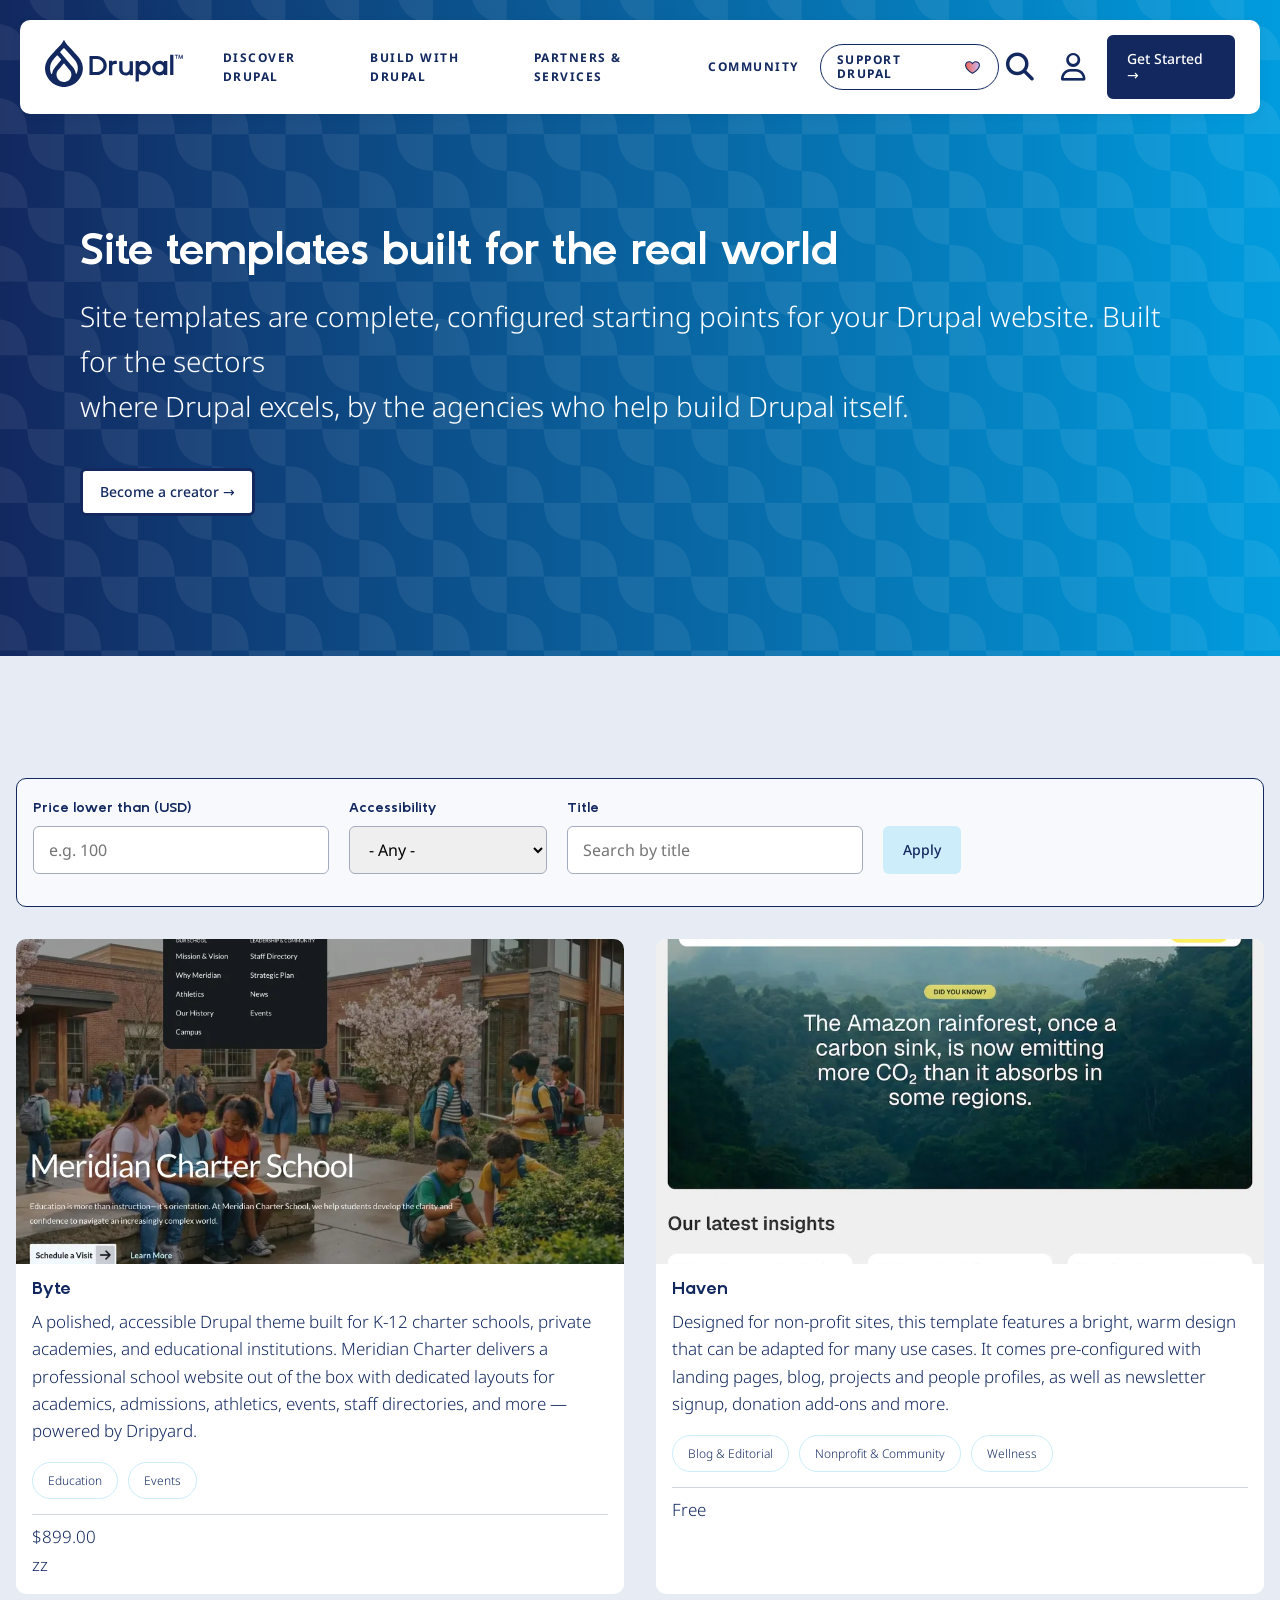
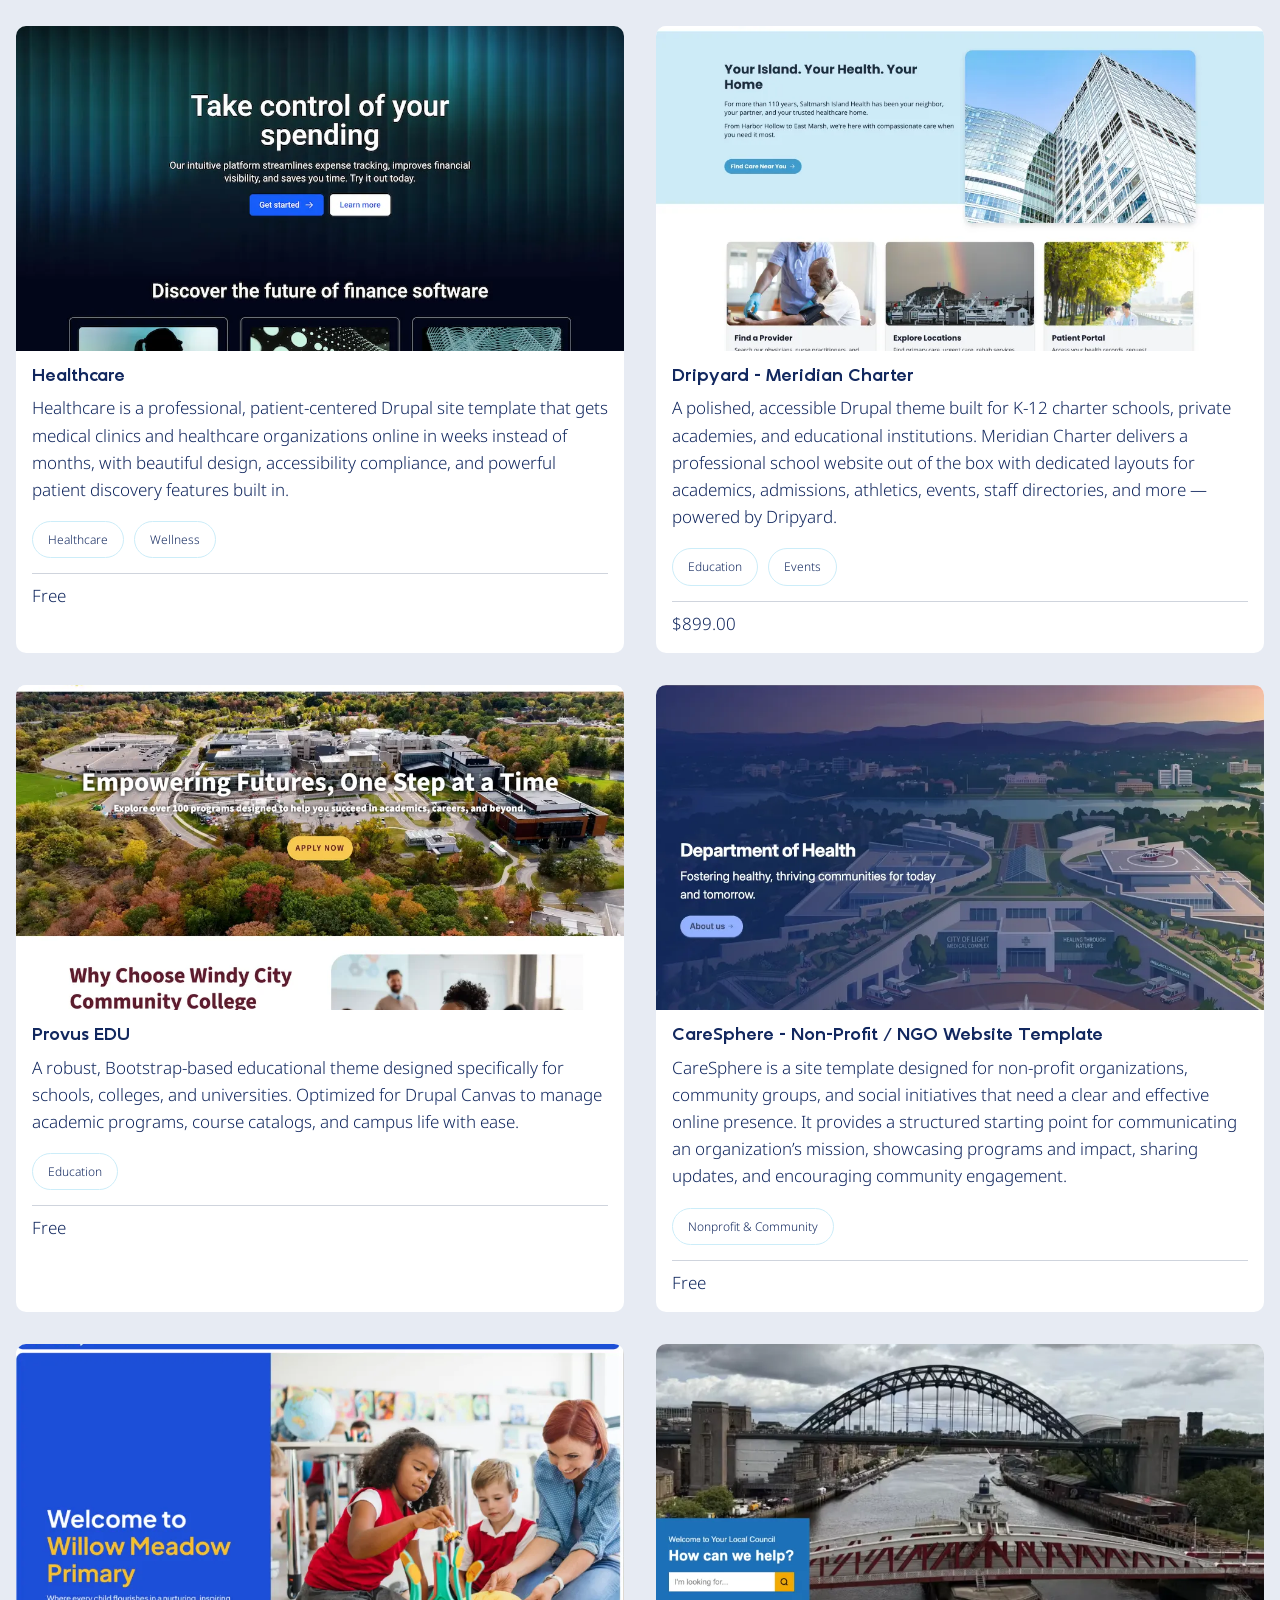
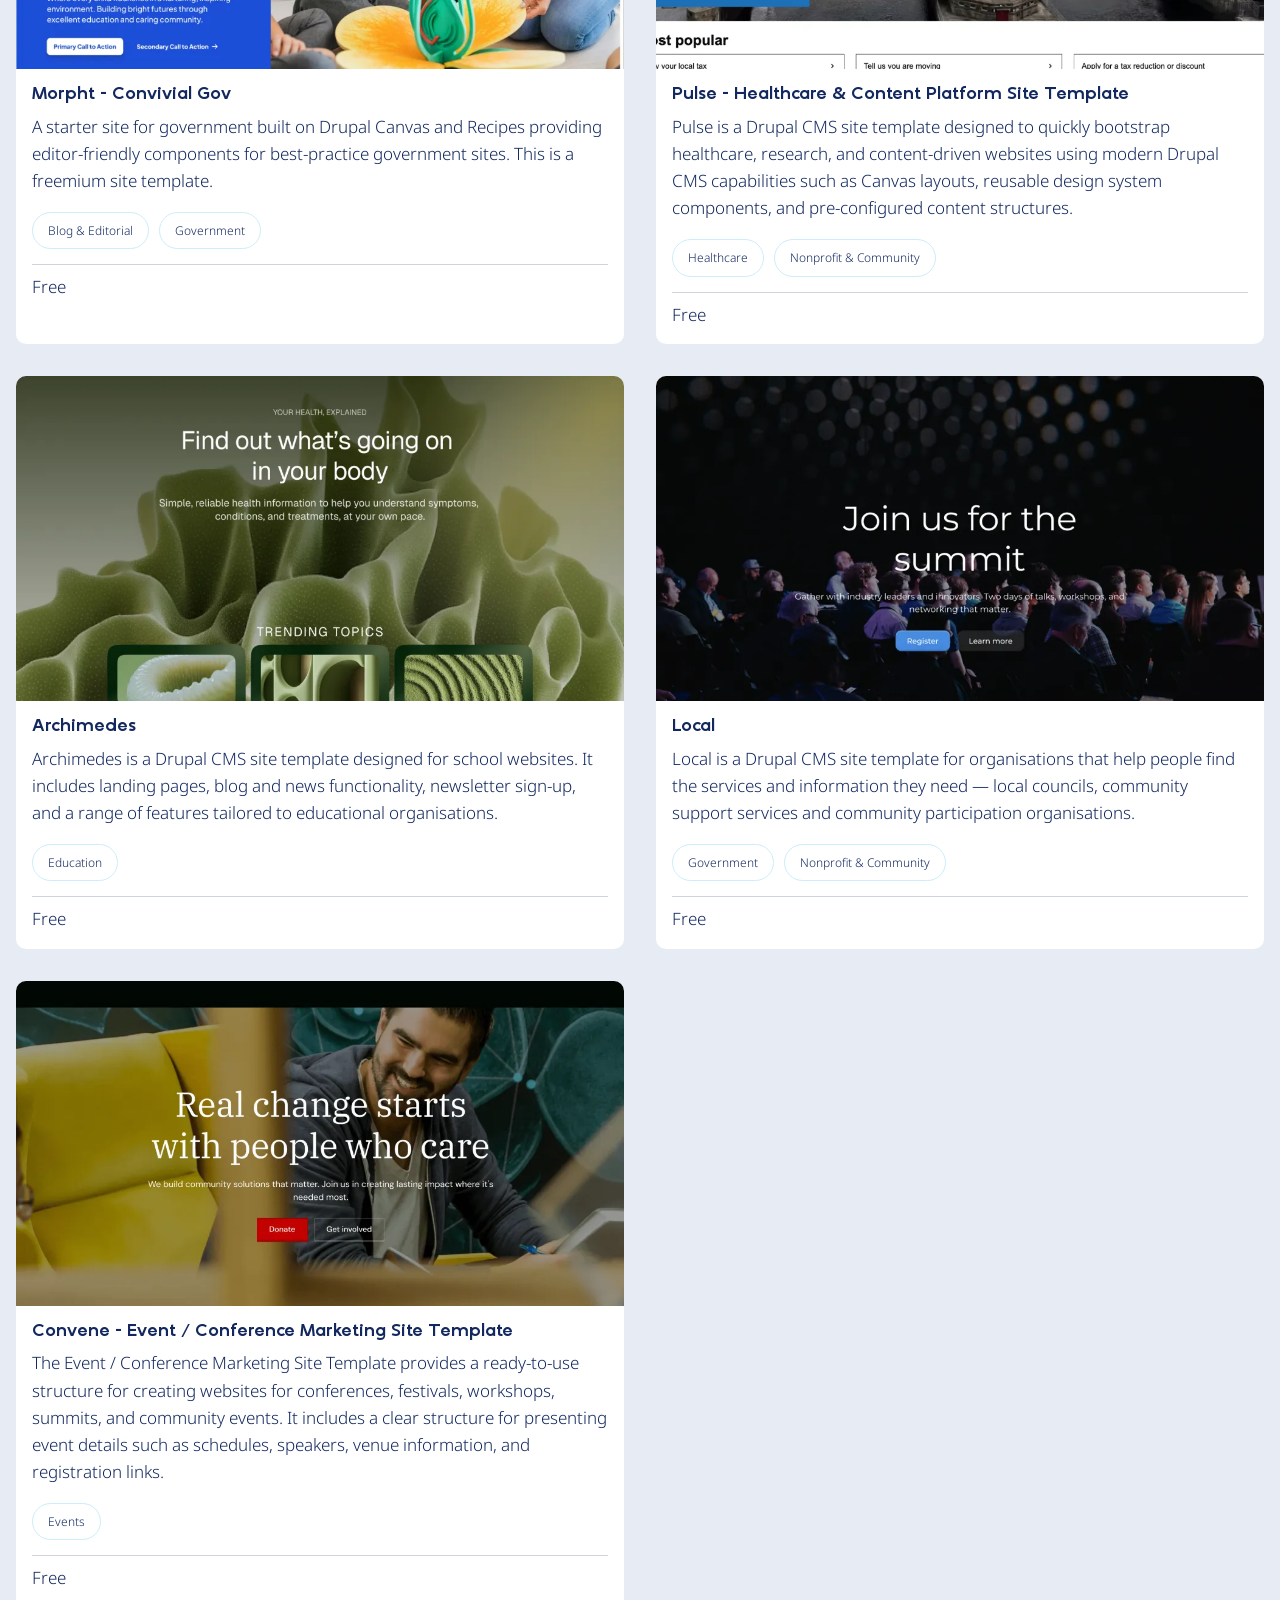
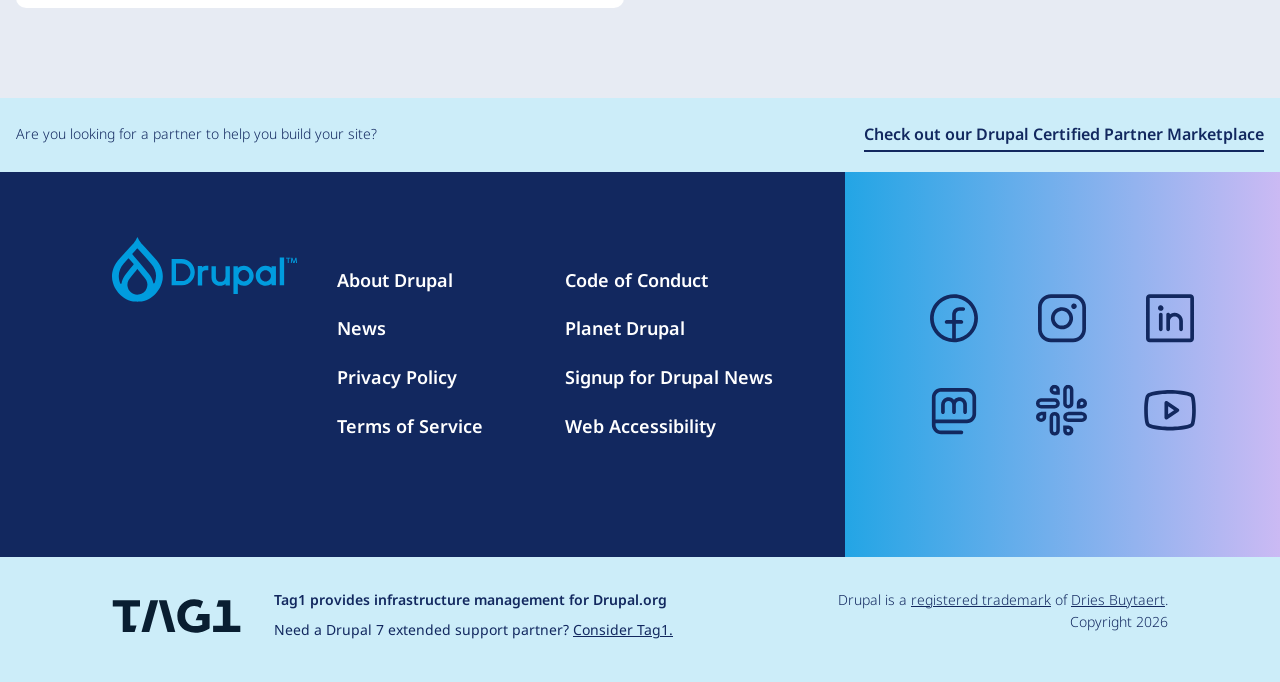
<file: index.html>
<!DOCTYPE html>
<html lang="vi">
<head>
    <meta charset="UTF-8">
    <meta name="viewport" content="width=device-width, initial-scale=1.0">
    <title>Drupal Site Templates</title>
    <!-- Thêm font chữ từ Google Fonts -->
    <link rel="preconnect" href="https://fonts.googleapis.com">
    <link rel="preconnect" href="https://fonts.gstatic.com" crossorigin>
    <link href="https://fonts.googleapis.com/css2?family=Noto+Sans:ital,wght@0,100..900;1,100..900&display=swap" rel="stylesheet">
    <!-- Thêm thư viện icon FontAwesome -->
    <link rel="stylesheet" href="https://cdnjs.cloudflare.com/ajax/libs/font-awesome/6.4.0/css/all.min.css">
    <link rel="stylesheet" href="./assets/style.css">
</head>
<body>

    <!-- Header -->
    <header>
        <div class="logo-nav">
            <div class="logo">
              <img src="logo.svg" alt="logo" width="142" height="51">
            </div>
            <nav class="nav-links">
                <a href="#">Discover Drupal</a>
                <a href="#">Build with Drupal</a>
                <a href="#">Partners & Services</a>
                <a href="#">Community</a>
                <a href="#" class="support-btn">Support Drupal</a>
            </nav>
        </div>
        <div class="header-actions">
            <a href="#"><i class="fa-solid fa-magnifying-glass"></i></a>
            <a href="#"><i class="fa-regular fa-user"></i></a>
            <a href="#" class="btn-get-started">Get Started &rarr;</a>
        </div>
    </header>

    <!-- Hero -->
    <section class="hero">
        <div class="container">
            <h1>Site templates built for the real world</h1>
            <p>Site templates are complete, configured starting points for your Drupal website. Built for the sectors<br />where Drupal excels, by the agencies who help build Drupal itself.</p>
            <div class="hero-action">
                <a href="#" class="btn-white">Become a creator  &rarr;</a>
            </div>
        </div>
    </section>

    <main class="main">
        <div class="container">
            <!-- Filters -->
            <form class="filters" id="filterForm">
                <div class="form-group">
                    <label for="price">Price lower than (USD)</label>
                    <input type="text" id="price" placeholder="e.g. 100">
                </div>
                <div class="form-group">
                    <label for="accessibility">Accessibility</label>
                    <select id="accessibility">
                        <option>- Any -</option>
                        <option>WCAG 2.1 AA</option>
                        <option>WCAG 2.1 AAA</option>
                    </select>
                </div>
                <div class="form-group">
                    <label for="title">Title</label>
                    <input type="text" id="title" placeholder="Search by title">
                </div>
                <button type="submit" class="btn-apply">Apply</button>
            </form>

            <!-- Templates Grid -->
            <section class="templates-container">
                
                <!-- Card 1 -->
                <a href="site-template/byte/byte.html" target="_blank" class="card">
                    <img src="./images/site-template/card-1.webp" alt="Byte">
                    <div class="card-body">
                        <h3 class="card-title">Byte</h3>
                        <p class="card-desc">A polished, accessible Drupal theme built for K-12 charter schools, private academies, and educational institutions. Meridian Charter delivers a professional school website out of the box with dedicated layouts for academics, admissions, athletics, events, staff directories, and more — powered by Dripyard.</p>
                        <div class="tags">
                            <span class="tag">Education</span>
                            <span class="tag">Events</span>
                        </div>
                        <div class="card-footer">$899.00</div>zz
                    </div>
                </a>

                <!-- Card 2 -->
                <a href="site-template/haven/haven.html" target="_blank" class="card">
                    <img src="./images/site-template/card-2.webp" alt="Haven">
                    <div class="card-body">
                        <h3 class="card-title">Haven</h3>
                        <p class="card-desc">Designed for non-profit sites, this template features a bright, warm design that can be adapted for many use cases. It comes pre-configured with landing pages, blog, projects and people profiles, as well as newsletter signup, donation add-ons and more.</p>
                        <div class="tags">
                            <span class="tag">Blog & Editorial</span>
                            <span class="tag">Nonprofit & Community</span>
                            <span class="tag">Wellness</span>
                        </div>
                        <div class="card-footer">Free</div>
                    </div>
                </a>

                <!-- Card 3 -->
                <a href="https://www.drupalforge.org/" target="_blank" class="card">
                    <img src="./images/site-template/card-3.webp" alt="Healthcare">
                    <div class="card-body">
                        <h3 class="card-title">Healthcare</h3>
                        <p class="card-desc">Healthcare is a professional, patient-centered Drupal site template that gets medical clinics and healthcare organizations online in weeks instead of months, with beautiful design, accessibility compliance, and powerful patient discovery features built in.</p>
                        <div class="tags">
                            <span class="tag">Healthcare</span>
                            <span class="tag">Wellness</span>
                        </div>
                        <div class="card-footer">Free</div>
                    </div>
                </a>

                <!-- Card 4 -->
                <a href="https://www.drupalforge.org/" target="_blank" class="card">
                    <img src="./images/site-template/card-4.webp" alt="Dripyard - Meridian Charter">
                    <div class="card-body">
                        <h3 class="card-title">Dripyard - Meridian Charter</h3>
                        <p class="card-desc">A polished, accessible Drupal theme built for K-12 charter schools, private academies, and educational institutions. Meridian Charter delivers a professional school website out of the box with dedicated layouts for academics, admissions, athletics, events, staff directories, and more — powered by Dripyard.</p>
                        <div class="tags">
                            <span class="tag">Education</span>
                            <span class="tag">Events</span>
                        </div>
                        <div class="card-footer">$899.00</div>
                    </div>
                </a>

                <!-- Card 5 -->
                <a href="https://www.drupalforge.org/" target="_blank" class="card">
                    <img src="./images/site-template/card-5.webp" alt="Provus EDU">
                    <div class="card-body">
                        <h3 class="card-title">Provus EDU</h3>
                        <p class="card-desc">A robust, Bootstrap-based educational theme designed specifically for schools, colleges, and universities. Optimized for Drupal Canvas to manage academic programs, course catalogs, and campus life with ease.</p>
                        <div class="tags">
                            <span class="tag">Education</span>
                        </div>
                        <div class="card-footer">Free</div>
                    </div>
                </a>

                <!-- Card 6 -->
                <a href="https://www.drupalforge.org/" target="_blank" class="card">
                    <img src="./images/site-template/card-6.webp" alt="CareSphere - Non-Profit / NGO Website Template">
                    <div class="card-body">
                        <h3 class="card-title">CareSphere - Non-Profit / NGO Website Template</h3>
                        <p class="card-desc">CareSphere is a site template designed for non-profit organizations, community groups, and social initiatives that need a clear and effective online presence. It provides a structured starting point for communicating an organization’s mission, showcasing programs and impact, sharing updates, and encouraging community engagement. </p>
                        <div class="tags">
                            <span class="tag">Nonprofit & Community</span>
                        </div>
                        <div class="card-footer">Free</div>
                    </div>
                </a>

                <!-- Card 7 -->
                <a href="https://www.drupalforge.org/" target="_blank" class="card">
                    <img src="./images/site-template/card-7.webp" alt="Morpht - Convivial Gov">
                    <div class="card-body">
                        <h3 class="card-title">Morpht - Convivial Gov</h3>
                        <p class="card-desc">A starter site for government built on Drupal Canvas and Recipes providing editor-friendly components for best-practice government sites. This is a freemium site template.</p>
                        <div class="tags">
                            <span class="tag">Blog & Editorial</span>
                            <span class="tag">Government</span>
                        </div>
                        <div class="card-footer">Free</div>
                    </div>
                </a>

                <!-- Card 8 -->
                <a href="https://www.drupalforge.org/" target="_blank" class="card">
                    <img src="./images/site-template/card-8.webp" alt="Pulse – Healthcare & Content Platform Site Template">
                    <div class="card-body">
                        <h3 class="card-title">Pulse – Healthcare & Content Platform Site Template</h3>
                        <p class="card-desc">Pulse is a Drupal CMS site template designed to quickly bootstrap healthcare, research, and content-driven websites using modern Drupal CMS capabilities such as Canvas layouts, reusable design system components, and pre-configured content structures.</p>
                        <div class="tags">
                            <span class="tag">Healthcare</span>
                            <span class="tag">Nonprofit & Community</span>
                        </div>
                        <div class="card-footer">Free</div>
                    </div>
                </a>

                <!-- Card 9 -->
                <a href="https://www.drupalforge.org/" target="_blank" class="card">
                    <img src="./images/site-template/card-9.webp" alt="Archimedes">
                    <div class="card-body">
                        <h3 class="card-title">Archimedes</h3>
                        <p class="card-desc">Archimedes is a Drupal CMS site template designed for school websites. It includes landing pages, blog and news functionality, newsletter sign-up, and a range of features tailored to educational organisations.</p>
                        <div class="tags">
                            <span class="tag">Education</span>
                        </div>
                        <div class="card-footer">Free</div>
                    </div>
                </a>

                <!-- Card 10 -->
                <a href="https://www.drupalforge.org/" target="_blank" class="card">
                    <img src="./images/site-template/card-10.webp" alt="Local">
                    <div class="card-body">
                        <h3 class="card-title">Local</h3>
                        <p class="card-desc">Local is a Drupal CMS site template for organisations that help people find the services and information they need — local councils, community support services and community participation organisations.</p>
                        <div class="tags">
                            <span class="tag">Government</span>
                            <span class="tag">Nonprofit & Community</span>
                        </div>
                        <div class="card-footer">Free</div>
                    </div>
                </a>

                <!-- Card 11 -->
                <a href="https://www.drupalforge.org/" target="_blank" class="card">
                    <img src="./images/site-template/card-11.webp" alt="Convene - Event / Conference Marketing Site Template">
                    <div class="card-body">
                        <h3 class="card-title">Convene - Event / Conference Marketing Site Template</h3>
                        <p class="card-desc">The Event / Conference Marketing Site Template provides a ready-to-use structure for creating websites for conferences, festivals, workshops, summits, and community events. It includes a clear structure for presenting event details such as schedules, speakers, venue information, and registration links.</p>
                        <div class="tags">
                            <span class="tag">Events</span>
                        </div>
                        <div class="card-footer">Free</div>
                    </div>
                </a>

            </section>
        </div>
    </main>

    <!-- CTA Banner -->
    <div class="cta-banner-wrap">
        <div class="container">
            <div class="cta-banner">
                <span>Are you looking for a partner to help you build your site?</span>
                <a href="#">Check out our Drupal Certified Partner Marketplace</a>
            </div>
        </div>
    </div>

    <!-- Footer -->
    <footer>
        <div class="footer-left">
            <div class="footer-logo">
                <img src="./logo-footer.svg" alt="New Drupal template">
            </div>
            <div class="footer-links">
                <a href="#">About Drupal</a>
                <a href="#">Code of Conduct</a>
                <a href="#">News</a>
                <a href="#">Planet Drupal</a>
                <a href="#">Privacy Policy</a>
                <a href="#">Signup for Drupal News</a>
                <a href="#">Terms of Service</a>
                <a href="#">Web Accessibility</a>
            </div>
        </div>
        <div class="footer-right">
            <div class="social-icons">
                <ul class="footer__social-menu">
                    <li class="footer__social-menu-item">
                        <a href="https://www.facebook.com/DrupalOpenSource/">
                            <img src="./images/socials/facebook-logo.svg" alt="facebook logo">
                            <span class="visually-hidden">facebook</span>
                        </a>
                    </li>
                    <li class="footer__social-menu-item">
                        <a href="https://www.instagram.com/drupalassociation/">
                            <img src="./images/socials/instagram-logo.svg" alt="instagram logo">
                            <span class="visually-hidden">instagram</span>
                        </a>
                    </li>
                    <li class="footer__social-menu-item">
                        <a href="https://www.linkedin.com/company/drupal-project/">
                            <img src="./images/socials/linkedin-logo.svg" alt="linkedin logo">
                            <span class="visually-hidden">linkedin</span>
                        </a>
                    </li>
                    <li class="footer__social-menu-item">
                        <a href="https://mastodon.social/@drupal">
                            <img src="./images/socials/mastodon-logo.svg" alt="mastodon logo">
                            <span class="visually-hidden">mastodon</span>
                        </a>
                    </li>
                    <li class="footer__social-menu-item">
                        <a href="https://www.drupal.org/slack">
                            <img src="./images/socials/slack-logo.svg" alt="slack logo">
                            <span class="visually-hidden">slack</span>
                        </a>
                    </li>
                    <li class="footer__social-menu-item">
                        <a href="https://www.youtube.com/@DrupalAssociation">
                            <img src="./images/socials/youtube-logo.svg" alt="youtube logo">
                            <span class="visually-hidden">youtube</span>
                        </a>
                    </li>
                </ul>
            </div>
        </div>
    </footer>

    <!-- Bottom Bar -->
    <div class="footer__secondary-section">
      <div class="footer__sponsorship">
        <a class="footer__sponsorship-logo" href="https://www.tag1.com/?utm_source=DA&amp;utm_medium=referral&amp;utm_campaign=drupal-org-footer&quot;"><img alt="Tag1 logo" src="./logo-footer-bottom.svg"></a>
        <a class="footer__sponsorship-management" href="https://www.tag1.com/?utm_source=DA&amp;utm_medium=referral&amp;utm_campaign=drupal-org-footer">Tag1 provides infrastructure management for Drupal.org</a>
        <a class="footer__sponsorship-support" href="https://d7es.tag1.com/plans?utm_source=DA&amp;utm_medium=footer&amp;utm_campaign=EOL&amp;utm_id=d7es&amp;utm_term=plans&amp;utm_content=Dec">Need a Drupal 7 extended support partner? <span>Consider Tag1.</span></a>
      </div>
      <div class="footer__copyright">
        <div class="footer__copyright-trademark">
          <span>Drupal is a</span>
          <a href="https://www.drupal.org/about/trademark">registered trademark</a>
          <span>of</span>
          <a href="https://dri.es/">Dries Buytaert</a>.
        </div>
        <div class="footer__copyright-year">Copyright 2026</div>
      </div>
    </div>
    <script src="./assets/script.js"></script>
</body>
</html>
</file>
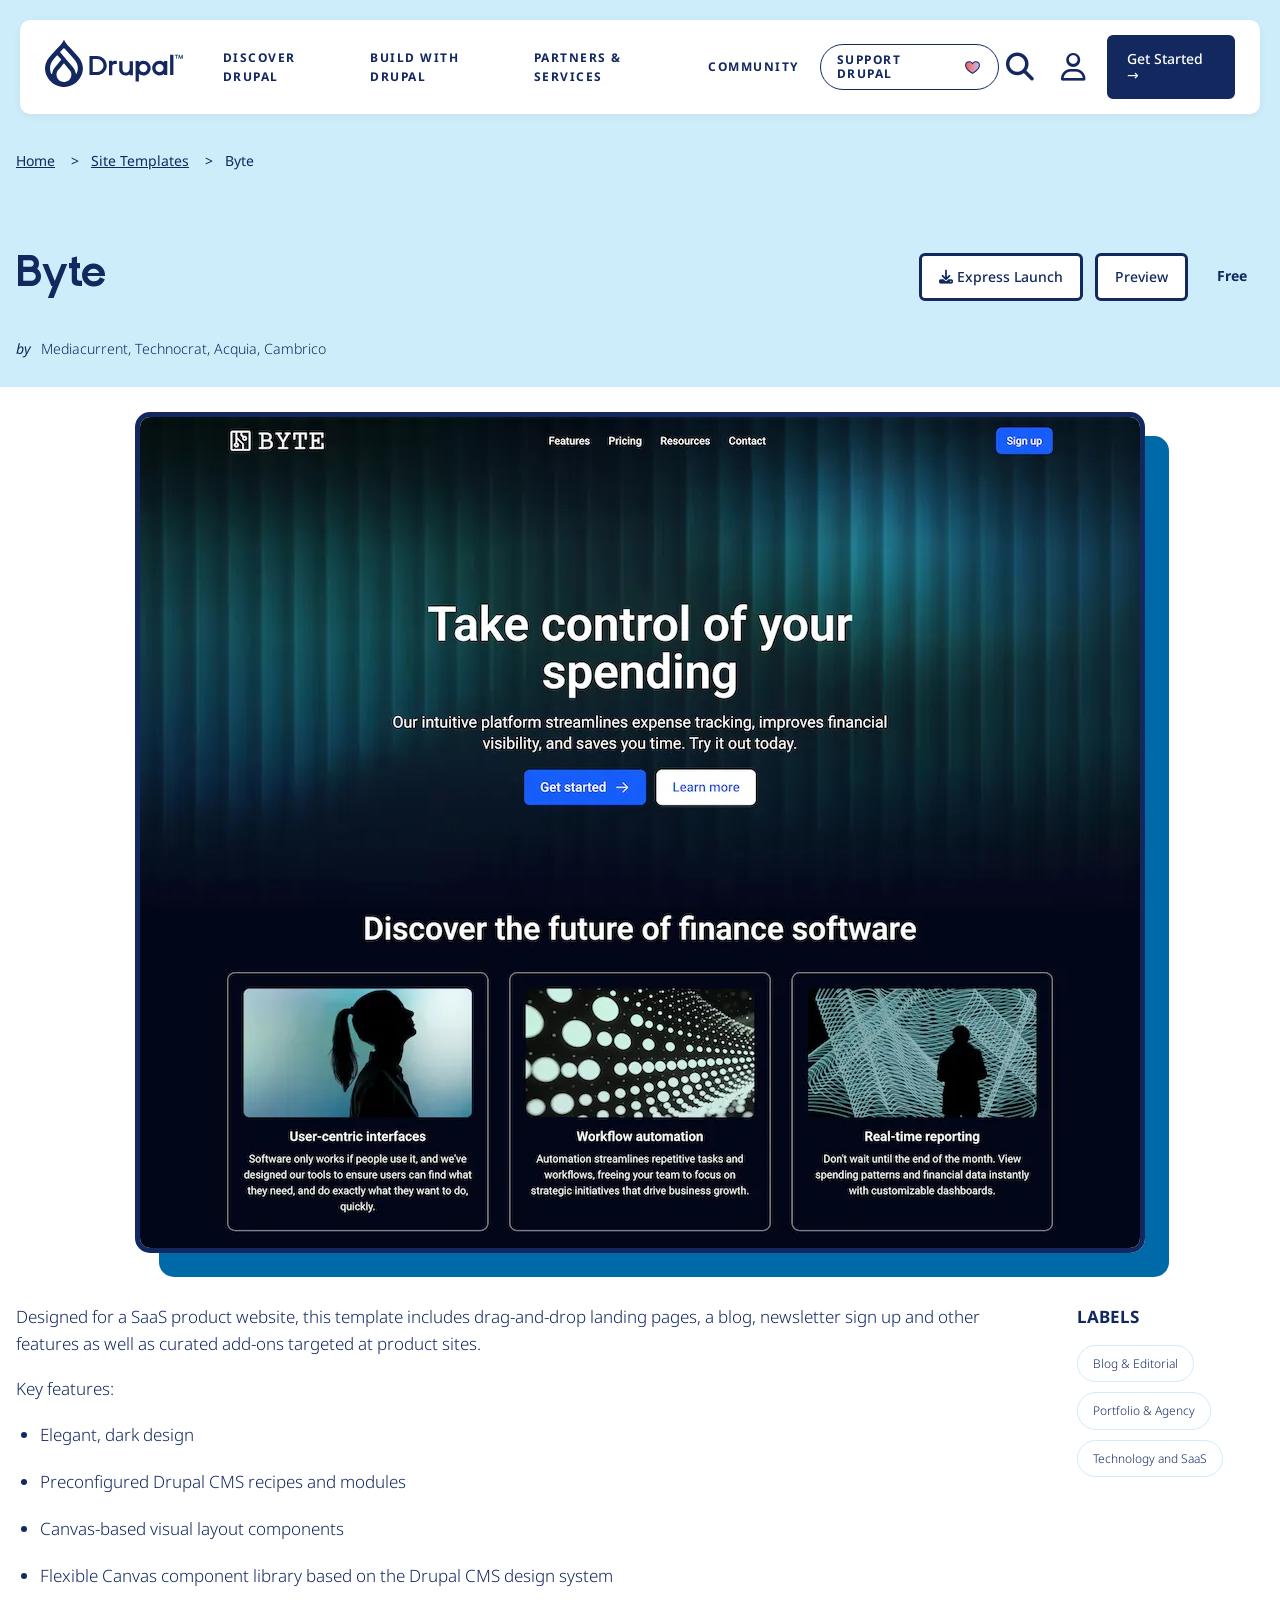
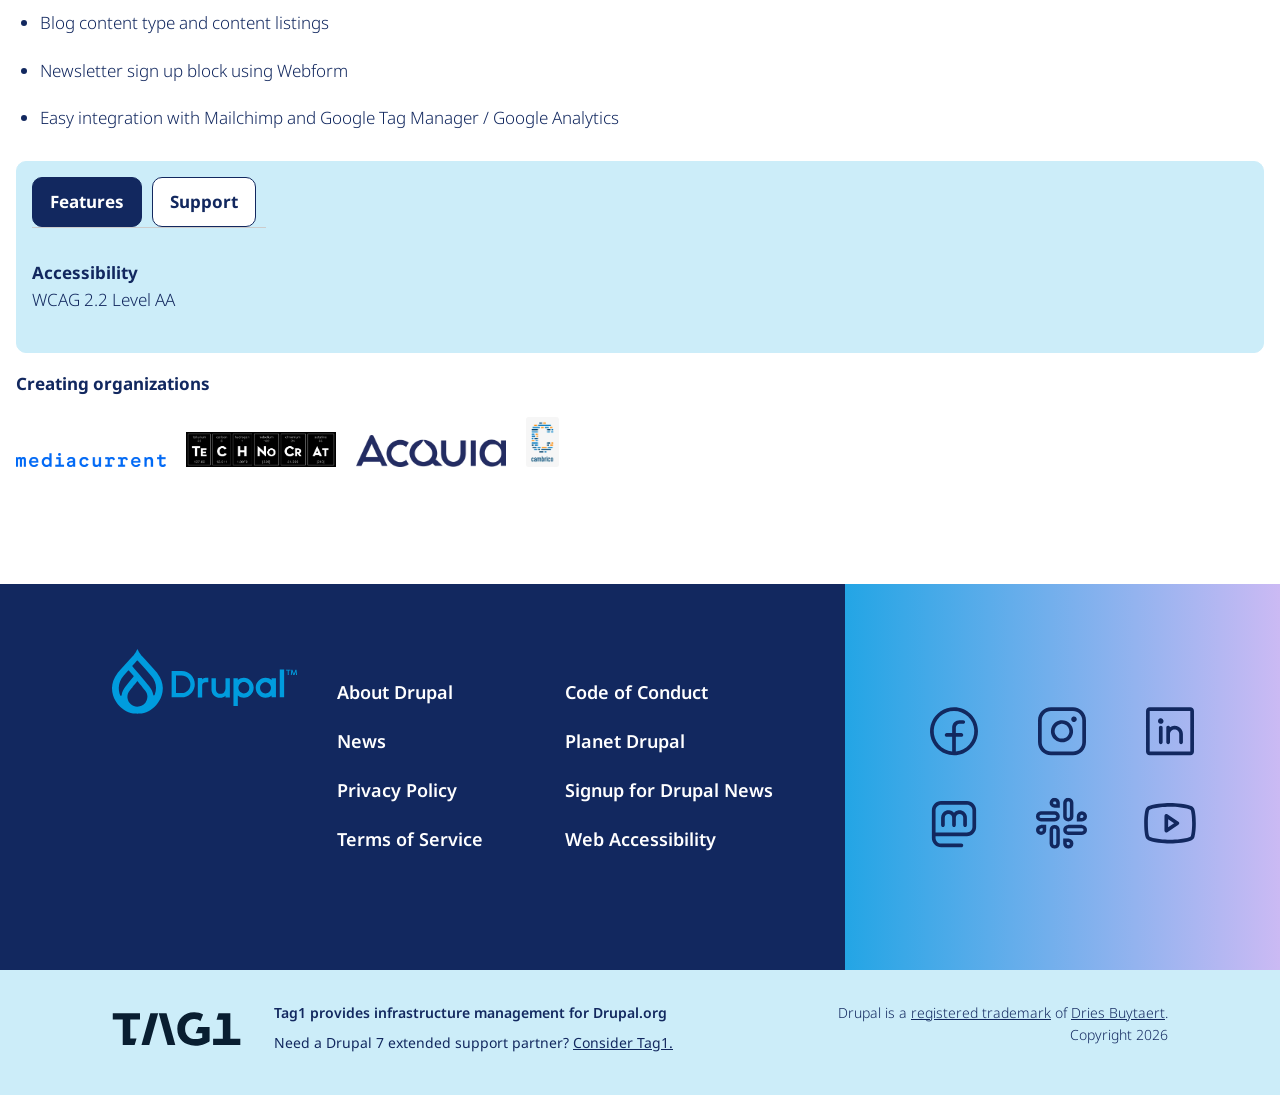
<file: site-template/byte/index.html>
<!DOCTYPE html>
<html lang="vi">
<head>
    <meta charset="UTF-8">
    <meta name="viewport" content="width=device-width, initial-scale=1.0">
    <title>Drupal Site Templates - Haven</title>
    <!-- Thêm font chữ từ Google Fonts -->
    <link rel="preconnect" href="https://fonts.googleapis.com">
    <link rel="preconnect" href="https://fonts.gstatic.com" crossorigin>
    <link href="https://fonts.googleapis.com/css2?family=Noto+Sans:ital,wght@0,100..900;1,100..900&display=swap" rel="stylesheet">
    <!-- Thêm thư viện icon FontAwesome -->
    <link rel="stylesheet" href="https://cdnjs.cloudflare.com/ajax/libs/font-awesome/6.4.0/css/all.min.css">
    <link rel="stylesheet" href="../../assets/style.css">
</head>
<body class="template-detail">

    <!-- Header -->
    <header>
        <div class="logo-nav">
            <div class="logo">
              <img src="../../logo.svg" alt="logo" width="142" height="51">
            </div>
            <nav class="nav-links">
                <a href="#">Discover Drupal</a>
                <a href="#">Build with Drupal</a>
                <a href="#">Partners & Services</a>
                <a href="#">Community</a>
                <a href="#" class="support-btn">Support Drupal</a>
            </nav>
        </div>
        <div class="header-actions">
            <a href="#"><i class="fa-solid fa-magnifying-glass"></i></a>
            <a href="#"><i class="fa-regular fa-user"></i></a>
            <a href="#" class="btn-get-started">Get Started &rarr;</a>
        </div>
    </header>

    <!-- Hero -->
    <section class="page-header">
        <div class="container">
            <nav class="breadcrumb">
              <span><a href="/">Home</a></span>
              <span><a href="/browse/site-templates">Site Templates</a></span>
              <span>Byte</span>
            </nav>
            <div class="section-page-title">
              <div class="page-title-wrap">
                <h1 id="page-title">Byte</h1>
                <div class="page-authors">
                    <span>by </span>
                    <div class="values">
                        <a href="/mediacurrent">Mediacurrent</a>
                        ,&nbsp; 
                        <a href="/technocrat">Technocrat</a>
                        ,&nbsp; 
                        <a href="/acquia">Acquia</a>
                        ,&nbsp; 
                        <a href="/cambrico">Cambrico</a>
                    </div>
                </div>
              </div>
              <div class="template-actions">
                <a href="https://www.drupalforge.org/template/drupal-byte" class="template-launch"><i class="fa-solid fa-download"></i> Express Launch</a>
                <a href="https://dev-9be14008-06bdfb2a-mjp37enj.devpanel.app/" class="template-preview">Preview</a>
                <span class="template-price">Free</span>
              </div>
            </div>
        </div>
    </section>

    <main class="main">
        <div class="container">
            <div class="block-feature">
                <img src="images/byte-home.webp" alt="Byte Blog">
            </div>

            <div class="main-content-wrap">
                <div class="main-content">
                    <p>Designed for a SaaS product website, this template includes drag-and-drop landing pages, a blog, newsletter sign up and other features as well as curated add-ons targeted at product sites.</p>
                    <p>Key features:</p>
                    
                    <ul>
                        <li>Elegant, dark design</li>
                        <li>Preconfigured Drupal CMS recipes and modules</li>
                        <li>Canvas-based visual layout components</li>
                        <li>Flexible Canvas component library based on the Drupal CMS design system</li>
                        <li>Blog content type and content listings</li>
                        <li>Newsletter sign up block using Webform</li>
                        <li>Easy integration with Mailchimp and Google Tag Manager / Google Analytics</li>
                    </ul>
                </div>

                <div class="sidebar-right">
                    <div class="block-tags">
                        <h2 class="block-title">Labels</h2>
                        <div class="block-content">
                            <div class="values">
                                <div class="value">Blog &amp; Editorial</div>
                                <div class="value">Portfolio &amp; Agency</div>
                                <div class="value">Technology and SaaS</div>
                            </div>
                        </div>
                    </div>
                </div>
            </div>

            <div class="template-tabs">
                <div class="horizontal-tabs">
                    <ul class="horizontal-tabs-list">
                        <li class="horizontal-tab-button selected">
                            <a href="#edit-group-features">
                                <strong>Features</strong>
                            </a>
                        </li>
                        <li class="horizontal-tab-button">
                            <a href="#edit-group-support">
                                <strong>Support</strong>
                            </a>
                        </li>
                    </ul>
                    <div class="horizontal-tabs-panes">
                        <div id="edit-group-features" class="horizontal-tabs-pane">
                            <div>
                                <div class="label">Accessibility</div>
                                <div class="values">
                                    <div class="value">WCAG 2.2 Level AA</div>
                                </div>
                            </div>
                        </div>
                        <div id="edit-group-support" class="horizontal-tabs-pane" style="display: none;">
                            <div>
                                <div class="label">Support link</div>
                                <div class="values">
                                    <a href="https://www.drupal.org/project/cms#support">https://www.drupal.org/project/cms#support</a>
                                </div>
                            </div>
                        </div>
                    </div>
                </div>
            </div>

            <div class="block-creating-organizations">
                <div class="label">Creating organizations</div>
                <div class="values logos">
                    <div class="logo-value">
                        <a href="/mediacurrent">
                            <img src="images/LogoMCWordmarkBlue.webp" width="1307" height="340" alt="">
                        </a>
                    </div>
                    <div class="logo-value">
                        <a href="/technocrat">
                            <img src="images/LogoTechnocratBlack2012.webp" width="1307" height="340" alt="">
                        </a>
                    </div>
                    <div class="logo-value">
                        <a href="/acquia">
                            <img src="images/LogoAcquiaLogoNavy.webp" width="1307" height="340" alt="">
                        </a>
                    </div>
                    <div class="logo-value">
                        <a href="/cambrico">
                            <img src="images/LogoCambrico.webp" width="1307" height="340" alt="">
                        </a>
                    </div>
                </div>
            </div>
        </div>
    </main>

    <!-- Footer -->
    <footer>
        <div class="footer-left">
            <div class="footer-logo">
                <img src="../../logo-footer.svg" alt="New Drupal template">
            </div>
            <div class="footer-links">
                <a href="#">About Drupal</a>
                <a href="#">Code of Conduct</a>
                <a href="#">News</a>
                <a href="#">Planet Drupal</a>
                <a href="#">Privacy Policy</a>
                <a href="#">Signup for Drupal News</a>
                <a href="#">Terms of Service</a>
                <a href="#">Web Accessibility</a>
            </div>
        </div>
        <div class="footer-right">
            <div class="social-icons">
                <ul class="footer__social-menu">
                    <li class="footer__social-menu-item">
                        <a href="https://www.facebook.com/DrupalOpenSource/">
                            <img src="../../images/socials/facebook-logo.svg" alt="facebook logo">
                            <span class="visually-hidden">facebook</span>
                        </a>
                    </li>
                    <li class="footer__social-menu-item">
                        <a href="https://www.instagram.com/drupalassociation/">
                            <img src="../../images/socials/instagram-logo.svg" alt="instagram logo">
                            <span class="visually-hidden">instagram</span>
                        </a>
                    </li>
                    <li class="footer__social-menu-item">
                        <a href="https://www.linkedin.com/company/drupal-project/">
                            <img src="../../images/socials/linkedin-logo.svg" alt="linkedin logo">
                            <span class="visually-hidden">linkedin</span>
                        </a>
                    </li>
                    <li class="footer__social-menu-item">
                        <a href="https://mastodon.social/@drupal">
                            <img src="../../images/socials/mastodon-logo.svg" alt="mastodon logo">
                            <span class="visually-hidden">mastodon</span>
                        </a>
                    </li>
                    <li class="footer__social-menu-item">
                        <a href="https://www.drupal.org/slack">
                            <img src="../../images/socials/slack-logo.svg" alt="slack logo">
                            <span class="visually-hidden">slack</span>
                        </a>
                    </li>
                    <li class="footer__social-menu-item">
                        <a href="https://www.youtube.com/@DrupalAssociation">
                            <img src="../../images/socials/youtube-logo.svg" alt="youtube logo">
                            <span class="visually-hidden">youtube</span>
                        </a>
                    </li>
                </ul>
            </div>
        </div>
    </footer>

    <!-- Bottom Bar -->
    <div class="footer__secondary-section">
      <div class="footer__sponsorship">
        <a class="footer__sponsorship-logo" href="https://www.tag1.com/?utm_source=DA&amp;utm_medium=referral&amp;utm_campaign=drupal-org-footer&quot;"><img alt="Tag1 logo" src="../../logo-footer-bottom.svg"></a>
        <a class="footer__sponsorship-management" href="https://www.tag1.com/?utm_source=DA&amp;utm_medium=referral&amp;utm_campaign=drupal-org-footer">Tag1 provides infrastructure management for Drupal.org</a>
        <a class="footer__sponsorship-support" href="https://d7es.tag1.com/plans?utm_source=DA&amp;utm_medium=footer&amp;utm_campaign=EOL&amp;utm_id=d7es&amp;utm_term=plans&amp;utm_content=Dec">Need a Drupal 7 extended support partner? <span>Consider Tag1.</span></a>
      </div>
      <div class="footer__copyright">
        <div class="footer__copyright-trademark">
          <span>Drupal is a</span>
          <a href="https://www.drupal.org/about/trademark">registered trademark</a>
          <span>of</span>
          <a href="https://dri.es/">Dries Buytaert</a>.
        </div>
        <div class="footer__copyright-year">Copyright 2026</div>
      </div>
    </div>
</body>
</html>
</file>
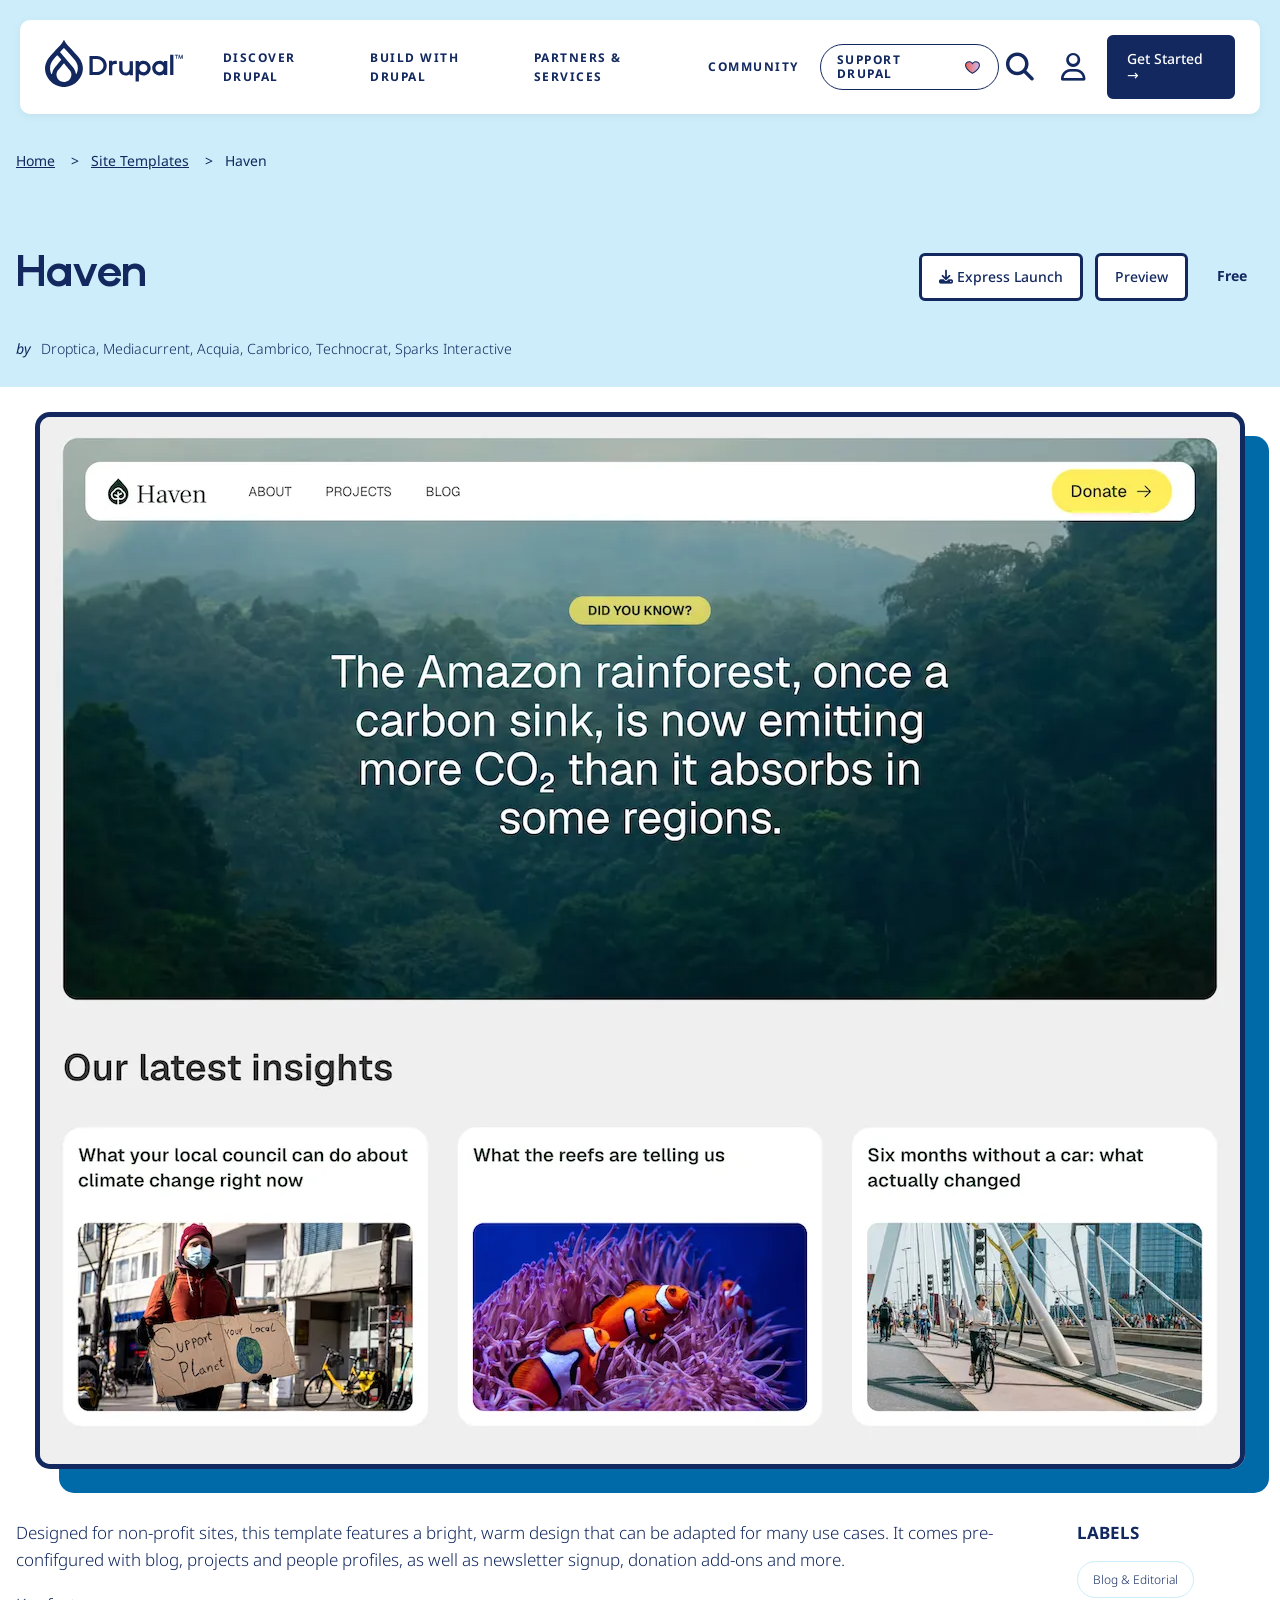
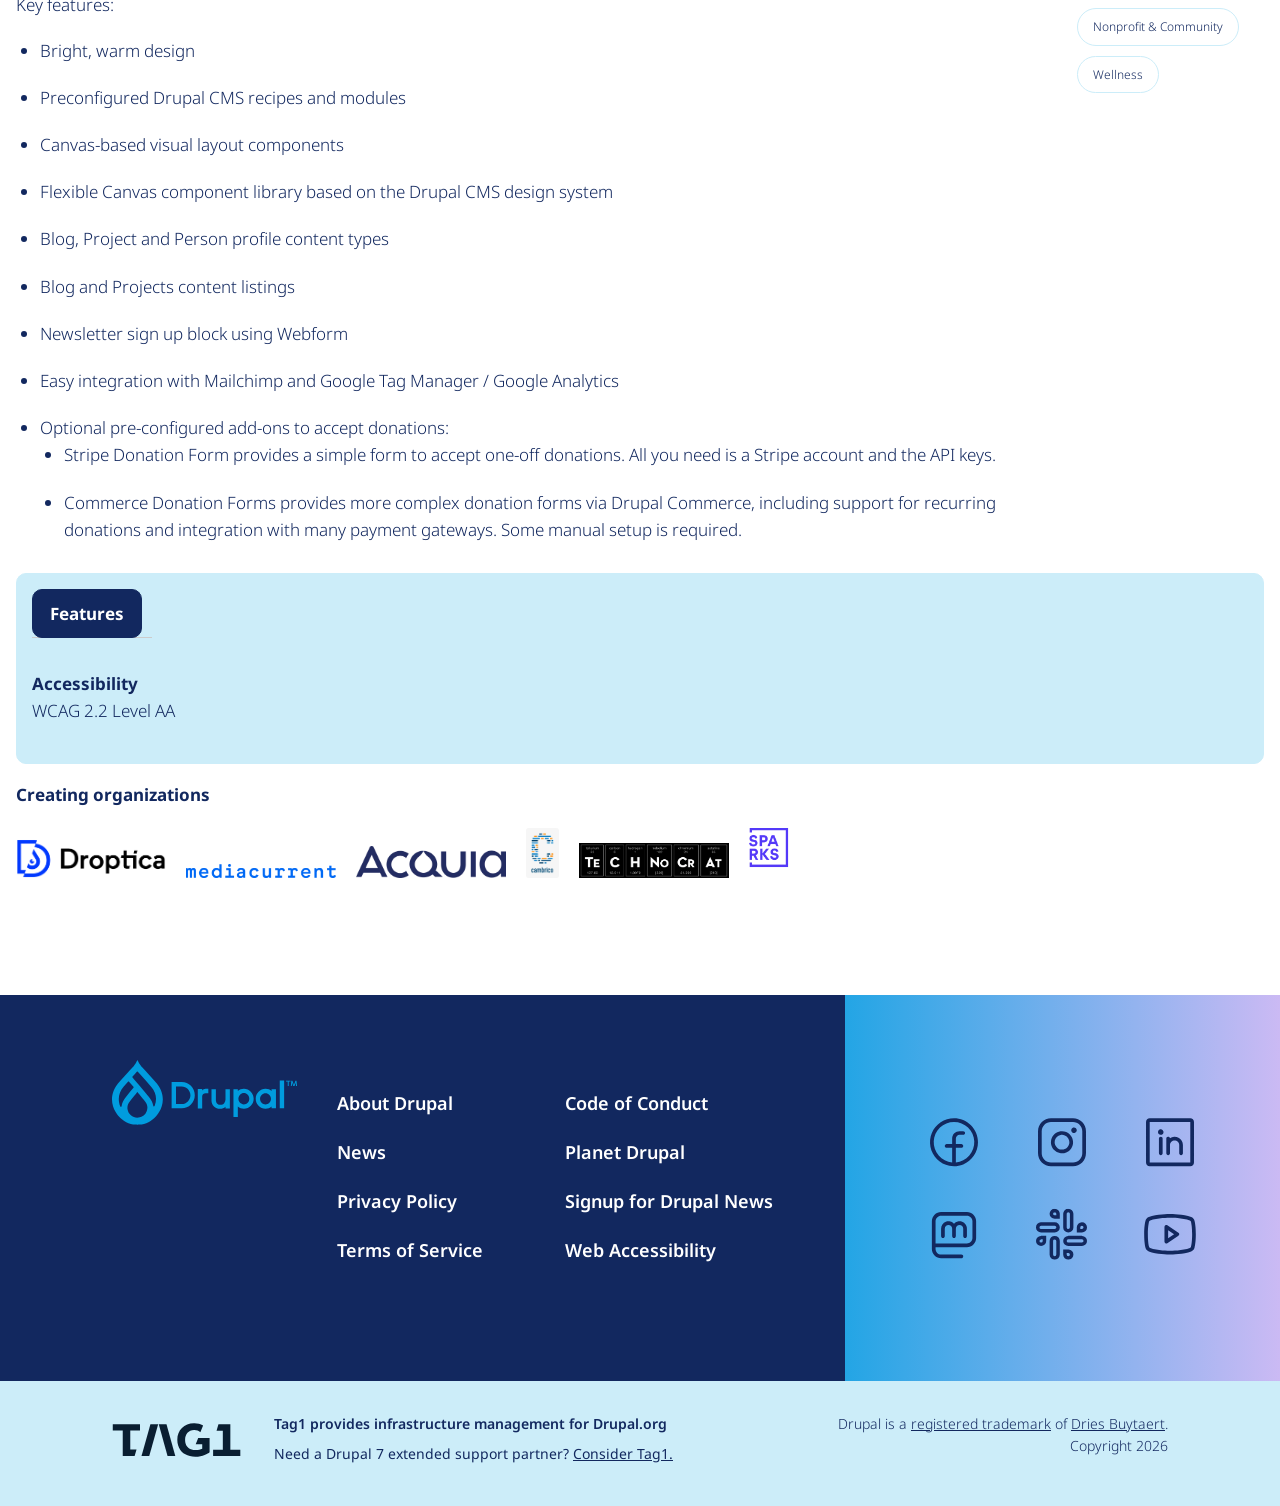
<file: site-template/haven/index.html>
<!DOCTYPE html>
<html lang="vi">
<head>
    <meta charset="UTF-8">
    <meta name="viewport" content="width=device-width, initial-scale=1.0">
    <title>Drupal Site Templates - Haven</title>
    <!-- Thêm font chữ từ Google Fonts -->
    <link rel="preconnect" href="https://fonts.googleapis.com">
    <link rel="preconnect" href="https://fonts.gstatic.com" crossorigin>
    <link href="https://fonts.googleapis.com/css2?family=Noto+Sans:ital,wght@0,100..900;1,100..900&display=swap" rel="stylesheet">
    <!-- Thêm thư viện icon FontAwesome -->
    <link rel="stylesheet" href="https://cdnjs.cloudflare.com/ajax/libs/font-awesome/6.4.0/css/all.min.css">
    <link rel="stylesheet" href="../../assets/style.css">
</head>
<body class="template-detail">

    <!-- Header -->
    <header>
        <div class="logo-nav">
            <div class="logo">
              <img src="../../logo.svg" alt="logo" width="142" height="51">
            </div>
            <nav class="nav-links">
                <a href="#">Discover Drupal</a>
                <a href="#">Build with Drupal</a>
                <a href="#">Partners & Services</a>
                <a href="#">Community</a>
                <a href="#" class="support-btn">Support Drupal</a>
            </nav>
        </div>
        <div class="header-actions">
            <a href="#"><i class="fa-solid fa-magnifying-glass"></i></a>
            <a href="#"><i class="fa-regular fa-user"></i></a>
            <a href="#" class="btn-get-started">Get Started &rarr;</a>
        </div>
    </header>

    <!-- Hero -->
    <section class="page-header">
        <div class="container">
            <nav class="breadcrumb">
              <span><a href="/">Home</a></span>
              <span><a href="/browse/site-templates">Site Templates</a></span>
              <span>Haven</span>
            </nav>
            <div class="section-page-title">
              <div class="page-title-wrap">
                <h1 id="page-title">Haven</h1>
                <div class="page-authors">
                  <span>by </span>
                  <div class="values">
                    <a href="/droptica">Droptica</a>
                    ,&nbsp;
                    <a href="/mediacurrent">Mediacurrent</a>
                    ,&nbsp;
                    <a href="/acquia">Acquia</a>
                    ,&nbsp;
                    <a href="/cambrico">Cambrico</a>
                    ,&nbsp;
                    <a href="/technocrat">Technocrat</a>
                    ,&nbsp;
                    <a href="/sparks-interactive">Sparks Interactive</a>
                  </div>
                </div>
              </div>
              <div class="template-actions">
                <a href="https://www.drupalforge.org/template/drupal-haven" class="template-launch"><i class="fa-solid fa-download"></i> Express Launch</a>
                <a href="https://dev-9be14008-06bdfb2a-mjp37enj.devpanel.app/" class="template-preview">Preview</a>
                <span class="template-price">Free</span>
              </div>
            </div>
        </div>
    </section>

    <main class="main">
        <div class="container">
            <div class="block-feature">
                <img src="images/haven-blog.webp" alt="Haven Blog">
            </div>

            <div class="main-content-wrap">
                <div class="main-content">
                    <p>Designed for non-profit sites, this template features a bright, warm design that can be adapted for many use cases. It comes pre-confifgured with blog, projects and people profiles, as well as newsletter signup, donation add-ons and more.</p>
                    <p>Key features:</p>
                    
                    <ul>
                        <li>Bright, warm design</li>
                        <li>Preconfigured Drupal CMS recipes and modules</li>
                        <li>Canvas-based visual layout components</li>
                        <li>Flexible Canvas component library based on the Drupal CMS design system</li>
                        <li>Blog, Project and Person profile content types&nbsp;</li>
                        <li>Blog and Projects content listings</li>
                        <li>Newsletter sign up block using Webform</li>
                        <li>Easy integration with Mailchimp and Google Tag Manager / Google Analytics</li>
                    </ul>
                    
                    
                    <ul>
                        <li>Optional pre-configured add-ons to accept donations:
                        <ul>
                        <li>Stripe Donation Form provides a simple form to accept one-off donations. All you need is a Stripe account and the API keys.</li>
                        <li>Commerce Donation Forms provides more complex donation forms via Drupal Commerce, including support for recurring donations and integration with many payment gateways. Some manual setup is required.</li>
                        </ul>
                        </li>
                    </ul>
                </div>

                <div class="sidebar-right">
                    <div class="block-tags">
                        <h2 class="block-title">Labels</h2>
                        <div class="block-content">
                            <div class="values">
                                <div class="value">Blog &amp; Editorial</div>
                                <div class="value">Nonprofit &amp; Community</div>
                                <div class="value">Wellness</div>
                            </div>
                        </div>
                    </div>
                </div>
            </div>

            <div class="template-tabs">
                <div class="horizontal-tabs">
                    <ul class="horizontal-tabs-list">
                        <li class="horizontal-tab-button selected">
                            <a href="#edit-group-features">
                                <strong>Features</strong>
                            </a>
                        </li>
                    </ul>
                    <div class="horizontal-tabs-panes">
                        <div id="edit-group-features" class="horizontal-tabs-pane">
                            <div>
                                <div class="label">Accessibility</div>
                                <div class="values">
                                    <div class="value">WCAG 2.2 Level AA</div>
                                </div>
                            </div>
                        </div>
                    </div>
                </div>
            </div>

            <div class="block-creating-organizations">
                <div class="label">Creating organizations</div>
                <div class="values logos">
                    <div class="logo-value">
                        <a href="/droptica">
                            <img src="images/LogoDrupalORG.webp" width="1307" height="340" alt="">
                        </a>
                    </div>
                    <div class="logo-value">
                        <a href="/mediacurrent">
                            <img src="images/LogoMCWordmarkBlue.webp" width="1307" height="340" alt="">
                        </a>
                    </div>
                    <div class="logo-value">
                        <a href="/acquia">
                            <img src="images/LogoAcquiaLogoNavy.webp" width="1307" height="340" alt="">
                        </a>
                    </div>
                    <div class="logo-value">
                        <a href="/cambrico">
                            <img src="images/LogoCambrico.webp" width="1307" height="340" alt="">
                        </a>
                    </div>
                    <div class="logo-value">
                        <a href="/technocrat">
                            <img src="images/LogoTechnocratBlack2012.webp" width="1307" height="340" alt="">
                        </a>
                    </div>
                    <div class="logo-value">
                        <a href="/sparks-interactive">
                            <img src="images/LogoSparks.webp" width="1307" height="340" alt="">
                        </a>
                    </div>
                </div>
            </div>
        </div>
    </main>

    <!-- Footer -->
    <footer>
        <div class="footer-left">
            <div class="footer-logo">
                <img src="../../logo-footer.svg" alt="New Drupal template">
            </div>
            <div class="footer-links">
                <a href="#">About Drupal</a>
                <a href="#">Code of Conduct</a>
                <a href="#">News</a>
                <a href="#">Planet Drupal</a>
                <a href="#">Privacy Policy</a>
                <a href="#">Signup for Drupal News</a>
                <a href="#">Terms of Service</a>
                <a href="#">Web Accessibility</a>
            </div>
        </div>
        <div class="footer-right">
            <div class="social-icons">
                <ul class="footer__social-menu">
                    <li class="footer__social-menu-item">
                        <a href="https://www.facebook.com/DrupalOpenSource/">
                            <img src="../../images/socials/facebook-logo.svg" alt="facebook logo">
                            <span class="visually-hidden">facebook</span>
                        </a>
                    </li>
                    <li class="footer__social-menu-item">
                        <a href="https://www.instagram.com/drupalassociation/">
                            <img src="../../images/socials/instagram-logo.svg" alt="instagram logo">
                            <span class="visually-hidden">instagram</span>
                        </a>
                    </li>
                    <li class="footer__social-menu-item">
                        <a href="https://www.linkedin.com/company/drupal-project/">
                            <img src="../../images/socials/linkedin-logo.svg" alt="linkedin logo">
                            <span class="visually-hidden">linkedin</span>
                        </a>
                    </li>
                    <li class="footer__social-menu-item">
                        <a href="https://mastodon.social/@drupal">
                            <img src="../../images/socials/mastodon-logo.svg" alt="mastodon logo">
                            <span class="visually-hidden">mastodon</span>
                        </a>
                    </li>
                    <li class="footer__social-menu-item">
                        <a href="https://www.drupal.org/slack">
                            <img src="../../images/socials/slack-logo.svg" alt="slack logo">
                            <span class="visually-hidden">slack</span>
                        </a>
                    </li>
                    <li class="footer__social-menu-item">
                        <a href="https://www.youtube.com/@DrupalAssociation">
                            <img src="../../images/socials/youtube-logo.svg" alt="youtube logo">
                            <span class="visually-hidden">youtube</span>
                        </a>
                    </li>
                </ul>
            </div>
        </div>
    </footer>

    <!-- Bottom Bar -->
    <div class="footer__secondary-section">
      <div class="footer__sponsorship">
        <a class="footer__sponsorship-logo" href="https://www.tag1.com/?utm_source=DA&amp;utm_medium=referral&amp;utm_campaign=drupal-org-footer&quot;"><img alt="Tag1 logo" src="../../logo-footer-bottom.svg"></a>
        <a class="footer__sponsorship-management" href="https://www.tag1.com/?utm_source=DA&amp;utm_medium=referral&amp;utm_campaign=drupal-org-footer">Tag1 provides infrastructure management for Drupal.org</a>
        <a class="footer__sponsorship-support" href="https://d7es.tag1.com/plans?utm_source=DA&amp;utm_medium=footer&amp;utm_campaign=EOL&amp;utm_id=d7es&amp;utm_term=plans&amp;utm_content=Dec">Need a Drupal 7 extended support partner? <span>Consider Tag1.</span></a>
      </div>
      <div class="footer__copyright">
        <div class="footer__copyright-trademark">
          <span>Drupal is a</span>
          <a href="https://www.drupal.org/about/trademark">registered trademark</a>
          <span>of</span>
          <a href="https://dri.es/">Dries Buytaert</a>.
        </div>
        <div class="footer__copyright-year">Copyright 2026</div>
      </div>
    </div>
</body>
</html>
</file>
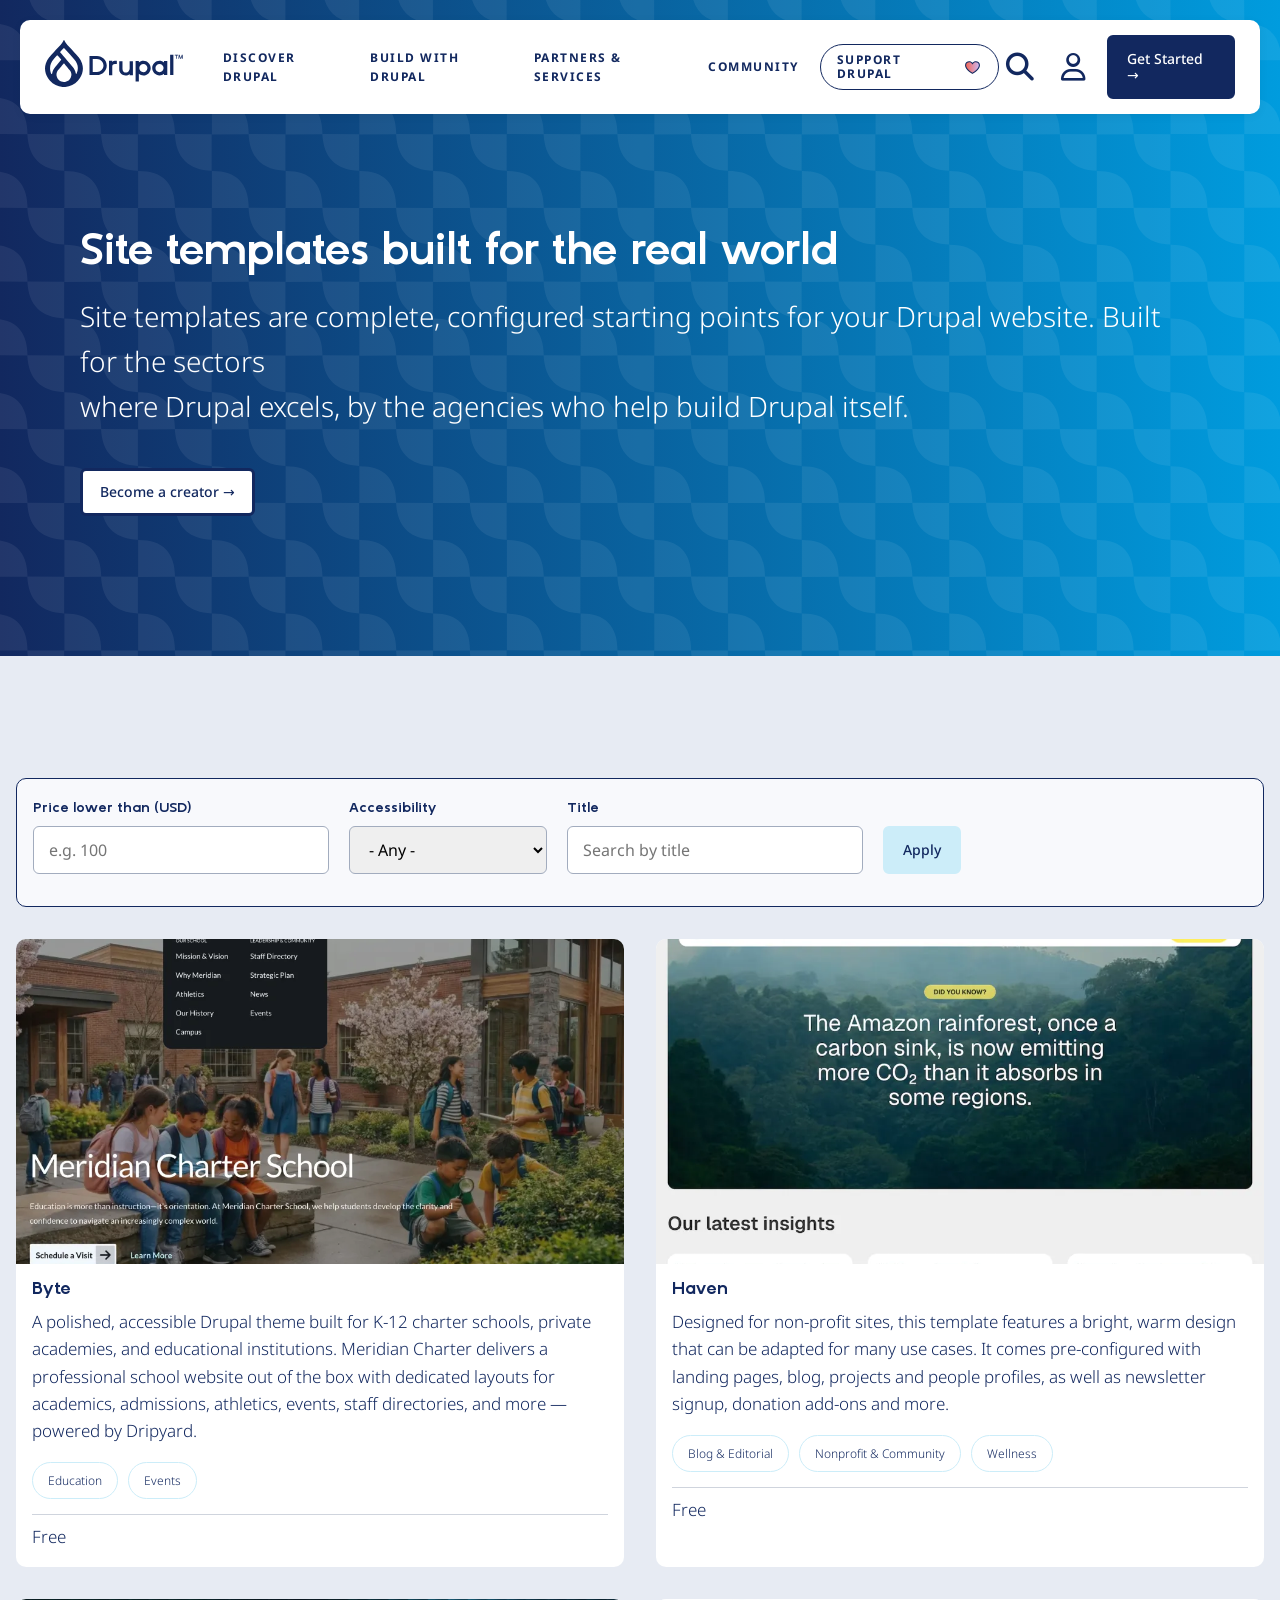
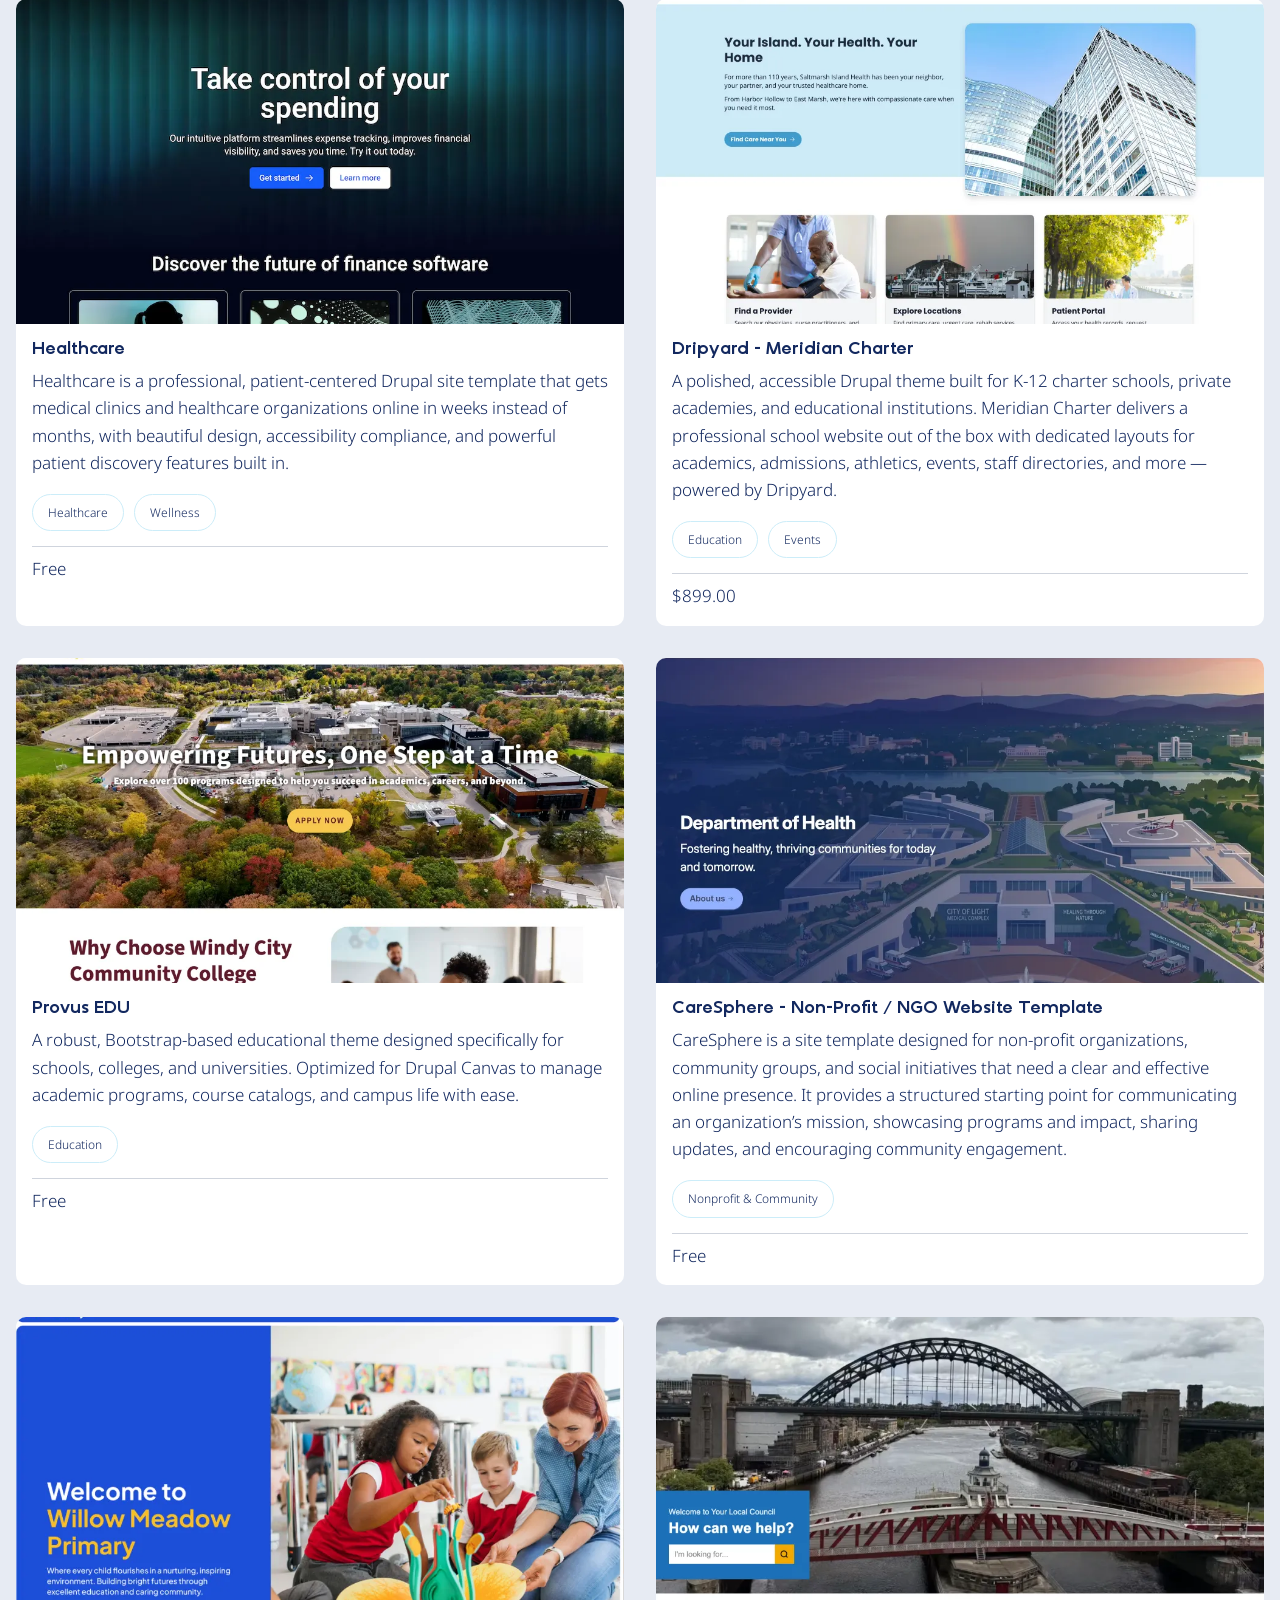
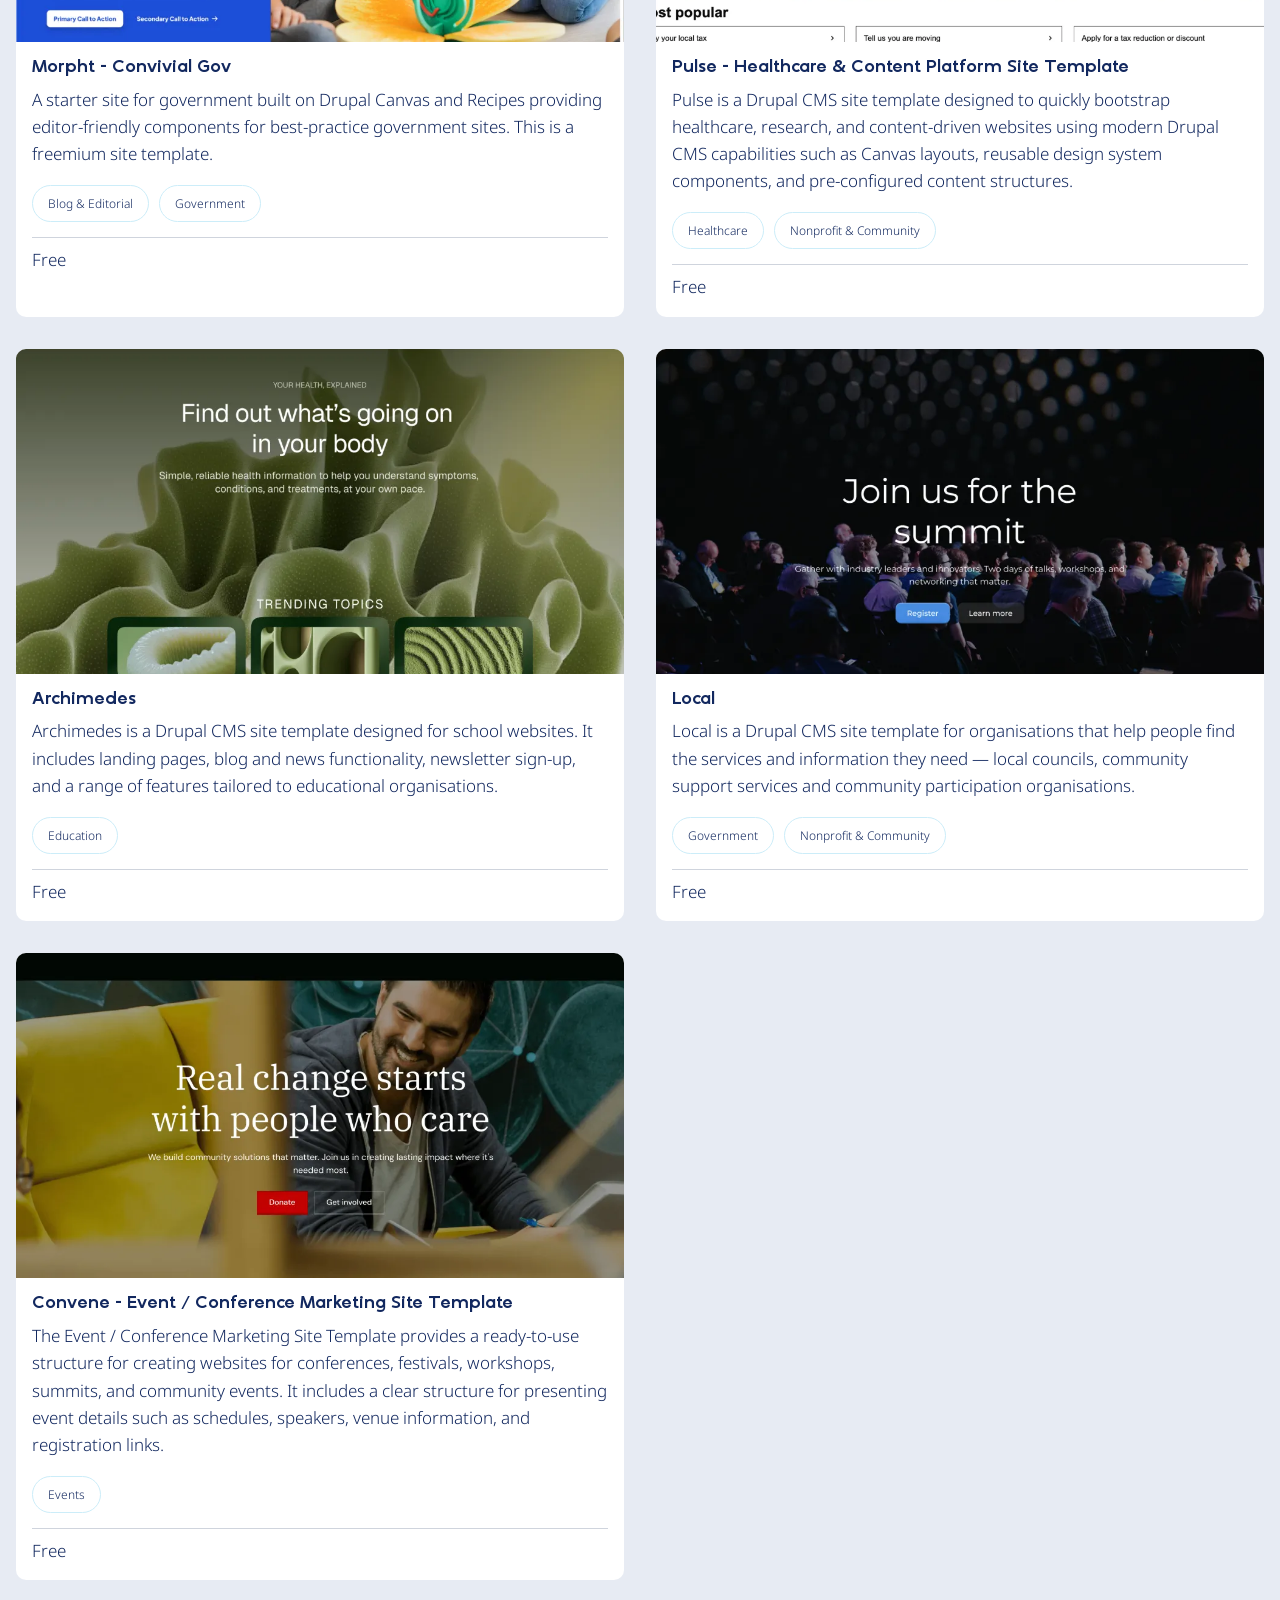
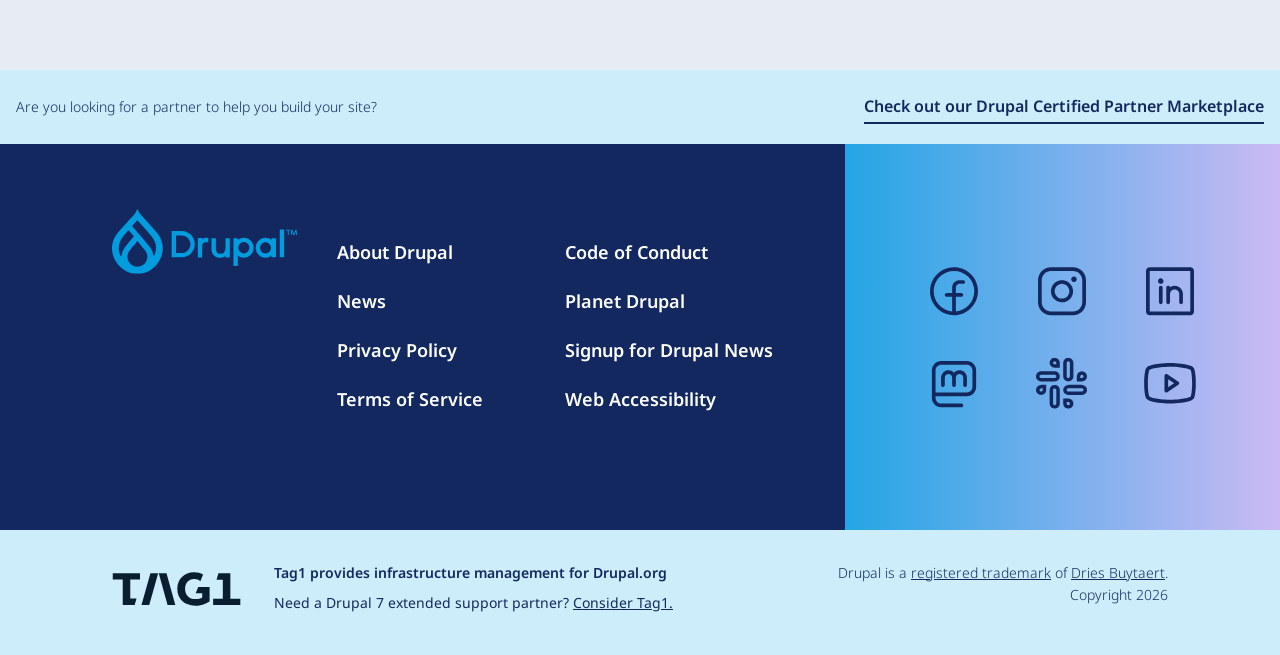
<file: da-marketplace.html>
<!DOCTYPE html>
<html lang="vi">
<head>
    <meta charset="UTF-8">
    <meta name="viewport" content="width=device-width, initial-scale=1.0">
    <title>Drupal Site Templates</title>
    <!-- Thêm font chữ từ Google Fonts -->
    <link rel="preconnect" href="https://fonts.googleapis.com">
    <link rel="preconnect" href="https://fonts.gstatic.com" crossorigin>
    <link href="https://fonts.googleapis.com/css2?family=Noto+Sans:ital,wght@0,100..900;1,100..900&display=swap" rel="stylesheet">
    <!-- Thêm thư viện icon FontAwesome -->
    <link rel="stylesheet" href="https://cdnjs.cloudflare.com/ajax/libs/font-awesome/6.4.0/css/all.min.css">
    <link rel="stylesheet" href="./assets/style.css">
</head>
<body>

    <!-- Header -->
    <header>
        <div class="logo-nav">
            <div class="logo">
              <img src="logo.svg" alt="logo" width="142" height="51">
            </div>
            <nav class="nav-links">
                <a href="#">Discover Drupal</a>
                <a href="#">Build with Drupal</a>
                <a href="#">Partners & Services</a>
                <a href="#">Community</a>
                <a href="#" class="support-btn">Support Drupal</a>
            </nav>
        </div>
        <div class="header-actions">
            <a href="#"><i class="fa-solid fa-magnifying-glass"></i></a>
            <a href="#"><i class="fa-regular fa-user"></i></a>
            <a href="#" class="btn-get-started">Get Started &rarr;</a>
        </div>
    </header>

    <!-- Hero -->
    <section class="hero">
        <div class="container">
            <h1>Site templates built for the real world</h1>
            <p>Site templates are complete, configured starting points for your Drupal website. Built for the sectors<br />where Drupal excels, by the agencies who help build Drupal itself.</p>
            <div class="hero-action">
                <a href="#" class="btn-white">Become a creator  &rarr;</a>
            </div>
        </div>
    </section>

    <main class="main">
        <div class="container">
            <!-- Filters -->
            <form class="filters" id="filterForm">
                <div class="form-group">
                    <label for="price">Price lower than (USD)</label>
                    <input type="text" id="price" placeholder="e.g. 100">
                </div>
                <div class="form-group">
                    <label for="accessibility">Accessibility</label>
                    <select id="accessibility">
                        <option>- Any -</option>
                        <option>WCAG 2.1 AA</option>
                        <option>WCAG 2.1 AAA</option>
                    </select>
                </div>
                <div class="form-group">
                    <label for="title">Title</label>
                    <input type="text" id="title" placeholder="Search by title">
                </div>
                <button type="submit" class="btn-apply">Apply</button>
            </form>

            <!-- Templates Grid -->
            <section class="templates-container">
                
                <!-- Card 1 -->
                <a href="site-template/byte/" target="_blank" class="card">
                    <img src="./images/site-template/card-1.webp" alt="Byte">
                    <div class="card-body">
                        <h3 class="card-title">Byte</h3>
                        <p class="card-desc">A polished, accessible Drupal theme built for K-12 charter schools, private academies, and educational institutions. Meridian Charter delivers a professional school website out of the box with dedicated layouts for academics, admissions, athletics, events, staff directories, and more — powered by Dripyard.</p>
                        <div class="tags">
                            <span class="tag">Education</span>
                            <span class="tag">Events</span>
                        </div>
                        <div class="card-footer">Free</div>
                    </div>
                </a>

                <!-- Card 2 -->
                <a href="site-template/haven/" target="_blank" class="card">
                    <img src="./images/site-template/card-2.webp" alt="Haven">
                    <div class="card-body">
                        <h3 class="card-title">Haven</h3>
                        <p class="card-desc">Designed for non-profit sites, this template features a bright, warm design that can be adapted for many use cases. It comes pre-configured with landing pages, blog, projects and people profiles, as well as newsletter signup, donation add-ons and more.</p>
                        <div class="tags">
                            <span class="tag">Blog & Editorial</span>
                            <span class="tag">Nonprofit & Community</span>
                            <span class="tag">Wellness</span>
                        </div>
                        <div class="card-footer">Free</div>
                    </div>
                </a>

                <!-- Card 3 -->
                <a href="https://stage.drupalforge.org/template/drupal-cms" target="_blank" class="card">
                    <img src="./images/site-template/card-3.webp" alt="Healthcare">
                    <div class="card-body">
                        <h3 class="card-title">Healthcare</h3>
                        <p class="card-desc">Healthcare is a professional, patient-centered Drupal site template that gets medical clinics and healthcare organizations online in weeks instead of months, with beautiful design, accessibility compliance, and powerful patient discovery features built in.</p>
                        <div class="tags">
                            <span class="tag">Healthcare</span>
                            <span class="tag">Wellness</span>
                        </div>
                        <div class="card-footer">Free</div>
                    </div>
                </a>

                <!-- Card 4 -->
                <a href="https://stage.drupalforge.org/template/drupal-cms" target="_blank" class="card">
                    <img src="./images/site-template/card-4.webp" alt="Dripyard - Meridian Charter">
                    <div class="card-body">
                        <h3 class="card-title">Dripyard - Meridian Charter</h3>
                        <p class="card-desc">A polished, accessible Drupal theme built for K-12 charter schools, private academies, and educational institutions. Meridian Charter delivers a professional school website out of the box with dedicated layouts for academics, admissions, athletics, events, staff directories, and more — powered by Dripyard.</p>
                        <div class="tags">
                            <span class="tag">Education</span>
                            <span class="tag">Events</span>
                        </div>
                        <div class="card-footer">$899.00</div>
                    </div>
                </a>

                <!-- Card 5 -->
                <a href="https://stage.drupalforge.org/template/drupal-cms" target="_blank" class="card">
                    <img src="./images/site-template/card-5.webp" alt="Provus EDU">
                    <div class="card-body">
                        <h3 class="card-title">Provus EDU</h3>
                        <p class="card-desc">A robust, Bootstrap-based educational theme designed specifically for schools, colleges, and universities. Optimized for Drupal Canvas to manage academic programs, course catalogs, and campus life with ease.</p>
                        <div class="tags">
                            <span class="tag">Education</span>
                        </div>
                        <div class="card-footer">Free</div>
                    </div>
                </a>

                <!-- Card 6 -->
                <a href="https://stage.drupalforge.org/template/drupal-cms" target="_blank" class="card">
                    <img src="./images/site-template/card-6.webp" alt="CareSphere - Non-Profit / NGO Website Template">
                    <div class="card-body">
                        <h3 class="card-title">CareSphere - Non-Profit / NGO Website Template</h3>
                        <p class="card-desc">CareSphere is a site template designed for non-profit organizations, community groups, and social initiatives that need a clear and effective online presence. It provides a structured starting point for communicating an organization’s mission, showcasing programs and impact, sharing updates, and encouraging community engagement. </p>
                        <div class="tags">
                            <span class="tag">Nonprofit & Community</span>
                        </div>
                        <div class="card-footer">Free</div>
                    </div>
                </a>

                <!-- Card 7 -->
                <a href="https://stage.drupalforge.org/template/drupal-cms" target="_blank" class="card">
                    <img src="./images/site-template/card-7.webp" alt="Morpht - Convivial Gov">
                    <div class="card-body">
                        <h3 class="card-title">Morpht - Convivial Gov</h3>
                        <p class="card-desc">A starter site for government built on Drupal Canvas and Recipes providing editor-friendly components for best-practice government sites. This is a freemium site template.</p>
                        <div class="tags">
                            <span class="tag">Blog & Editorial</span>
                            <span class="tag">Government</span>
                        </div>
                        <div class="card-footer">Free</div>
                    </div>
                </a>

                <!-- Card 8 -->
                <a href="https://stage.drupalforge.org/template/drupal-cms" target="_blank" class="card">
                    <img src="./images/site-template/card-8.webp" alt="Pulse – Healthcare & Content Platform Site Template">
                    <div class="card-body">
                        <h3 class="card-title">Pulse – Healthcare & Content Platform Site Template</h3>
                        <p class="card-desc">Pulse is a Drupal CMS site template designed to quickly bootstrap healthcare, research, and content-driven websites using modern Drupal CMS capabilities such as Canvas layouts, reusable design system components, and pre-configured content structures.</p>
                        <div class="tags">
                            <span class="tag">Healthcare</span>
                            <span class="tag">Nonprofit & Community</span>
                        </div>
                        <div class="card-footer">Free</div>
                    </div>
                </a>

                <!-- Card 9 -->
                <a href="https://stage.drupalforge.org/template/drupal-cms" target="_blank" class="card">
                    <img src="./images/site-template/card-9.webp" alt="Archimedes">
                    <div class="card-body">
                        <h3 class="card-title">Archimedes</h3>
                        <p class="card-desc">Archimedes is a Drupal CMS site template designed for school websites. It includes landing pages, blog and news functionality, newsletter sign-up, and a range of features tailored to educational organisations.</p>
                        <div class="tags">
                            <span class="tag">Education</span>
                        </div>
                        <div class="card-footer">Free</div>
                    </div>
                </a>

                <!-- Card 10 -->
                <a href="https://stage.drupalforge.org/template/drupal-cms" target="_blank" class="card">
                    <img src="./images/site-template/card-10.webp" alt="Local">
                    <div class="card-body">
                        <h3 class="card-title">Local</h3>
                        <p class="card-desc">Local is a Drupal CMS site template for organisations that help people find the services and information they need — local councils, community support services and community participation organisations.</p>
                        <div class="tags">
                            <span class="tag">Government</span>
                            <span class="tag">Nonprofit & Community</span>
                        </div>
                        <div class="card-footer">Free</div>
                    </div>
                </a>

                <!-- Card 11 -->
                <a href="https://stage.drupalforge.org/template/drupal-cms" target="_blank" class="card">
                    <img src="./images/site-template/card-11.webp" alt="Convene - Event / Conference Marketing Site Template">
                    <div class="card-body">
                        <h3 class="card-title">Convene - Event / Conference Marketing Site Template</h3>
                        <p class="card-desc">The Event / Conference Marketing Site Template provides a ready-to-use structure for creating websites for conferences, festivals, workshops, summits, and community events. It includes a clear structure for presenting event details such as schedules, speakers, venue information, and registration links.</p>
                        <div class="tags">
                            <span class="tag">Events</span>
                        </div>
                        <div class="card-footer">Free</div>
                    </div>
                </a>

            </section>
        </div>
    </main>

    <!-- CTA Banner -->
    <div class="cta-banner-wrap">
        <div class="container">
            <div class="cta-banner">
                <span>Are you looking for a partner to help you build your site?</span>
                <a href="#">Check out our Drupal Certified Partner Marketplace</a>
            </div>
        </div>
    </div>

    <!-- Footer -->
    <footer>
        <div class="footer-left">
            <div class="footer-logo">
                <img src="./logo-footer.svg" alt="New Drupal template">
            </div>
            <div class="footer-links">
                <a href="#">About Drupal</a>
                <a href="#">Code of Conduct</a>
                <a href="#">News</a>
                <a href="#">Planet Drupal</a>
                <a href="#">Privacy Policy</a>
                <a href="#">Signup for Drupal News</a>
                <a href="#">Terms of Service</a>
                <a href="#">Web Accessibility</a>
            </div>
        </div>
        <div class="footer-right">
            <div class="social-icons">
                <ul class="footer__social-menu">
                    <li class="footer__social-menu-item">
                        <a href="https://www.facebook.com/DrupalOpenSource/">
                            <img src="./images/socials/facebook-logo.svg" alt="facebook logo">
                            <span class="visually-hidden">facebook</span>
                        </a>
                    </li>
                    <li class="footer__social-menu-item">
                        <a href="https://www.instagram.com/drupalassociation/">
                            <img src="./images/socials/instagram-logo.svg" alt="instagram logo">
                            <span class="visually-hidden">instagram</span>
                        </a>
                    </li>
                    <li class="footer__social-menu-item">
                        <a href="https://www.linkedin.com/company/drupal-project/">
                            <img src="./images/socials/linkedin-logo.svg" alt="linkedin logo">
                            <span class="visually-hidden">linkedin</span>
                        </a>
                    </li>
                    <li class="footer__social-menu-item">
                        <a href="https://mastodon.social/@drupal">
                            <img src="./images/socials/mastodon-logo.svg" alt="mastodon logo">
                            <span class="visually-hidden">mastodon</span>
                        </a>
                    </li>
                    <li class="footer__social-menu-item">
                        <a href="https://www.drupal.org/slack">
                            <img src="./images/socials/slack-logo.svg" alt="slack logo">
                            <span class="visually-hidden">slack</span>
                        </a>
                    </li>
                    <li class="footer__social-menu-item">
                        <a href="https://www.youtube.com/@DrupalAssociation">
                            <img src="./images/socials/youtube-logo.svg" alt="youtube logo">
                            <span class="visually-hidden">youtube</span>
                        </a>
                    </li>
                </ul>
            </div>
        </div>
    </footer>

    <!-- Bottom Bar -->
    <div class="footer__secondary-section">
      <div class="footer__sponsorship">
        <a class="footer__sponsorship-logo" href="https://www.tag1.com/?utm_source=DA&amp;utm_medium=referral&amp;utm_campaign=drupal-org-footer&quot;"><img alt="Tag1 logo" src="./logo-footer-bottom.svg"></a>
        <a class="footer__sponsorship-management" href="https://www.tag1.com/?utm_source=DA&amp;utm_medium=referral&amp;utm_campaign=drupal-org-footer">Tag1 provides infrastructure management for Drupal.org</a>
        <a class="footer__sponsorship-support" href="https://d7es.tag1.com/plans?utm_source=DA&amp;utm_medium=footer&amp;utm_campaign=EOL&amp;utm_id=d7es&amp;utm_term=plans&amp;utm_content=Dec">Need a Drupal 7 extended support partner? <span>Consider Tag1.</span></a>
      </div>
      <div class="footer__copyright">
        <div class="footer__copyright-trademark">
          <span>Drupal is a</span>
          <a href="https://www.drupal.org/about/trademark">registered trademark</a>
          <span>of</span>
          <a href="https://dri.es/">Dries Buytaert</a>.
        </div>
        <div class="footer__copyright-year">Copyright 2026</div>
      </div>
    </div>
    <script src="./assets/script.js"></script>
</body>
</html>
</file>
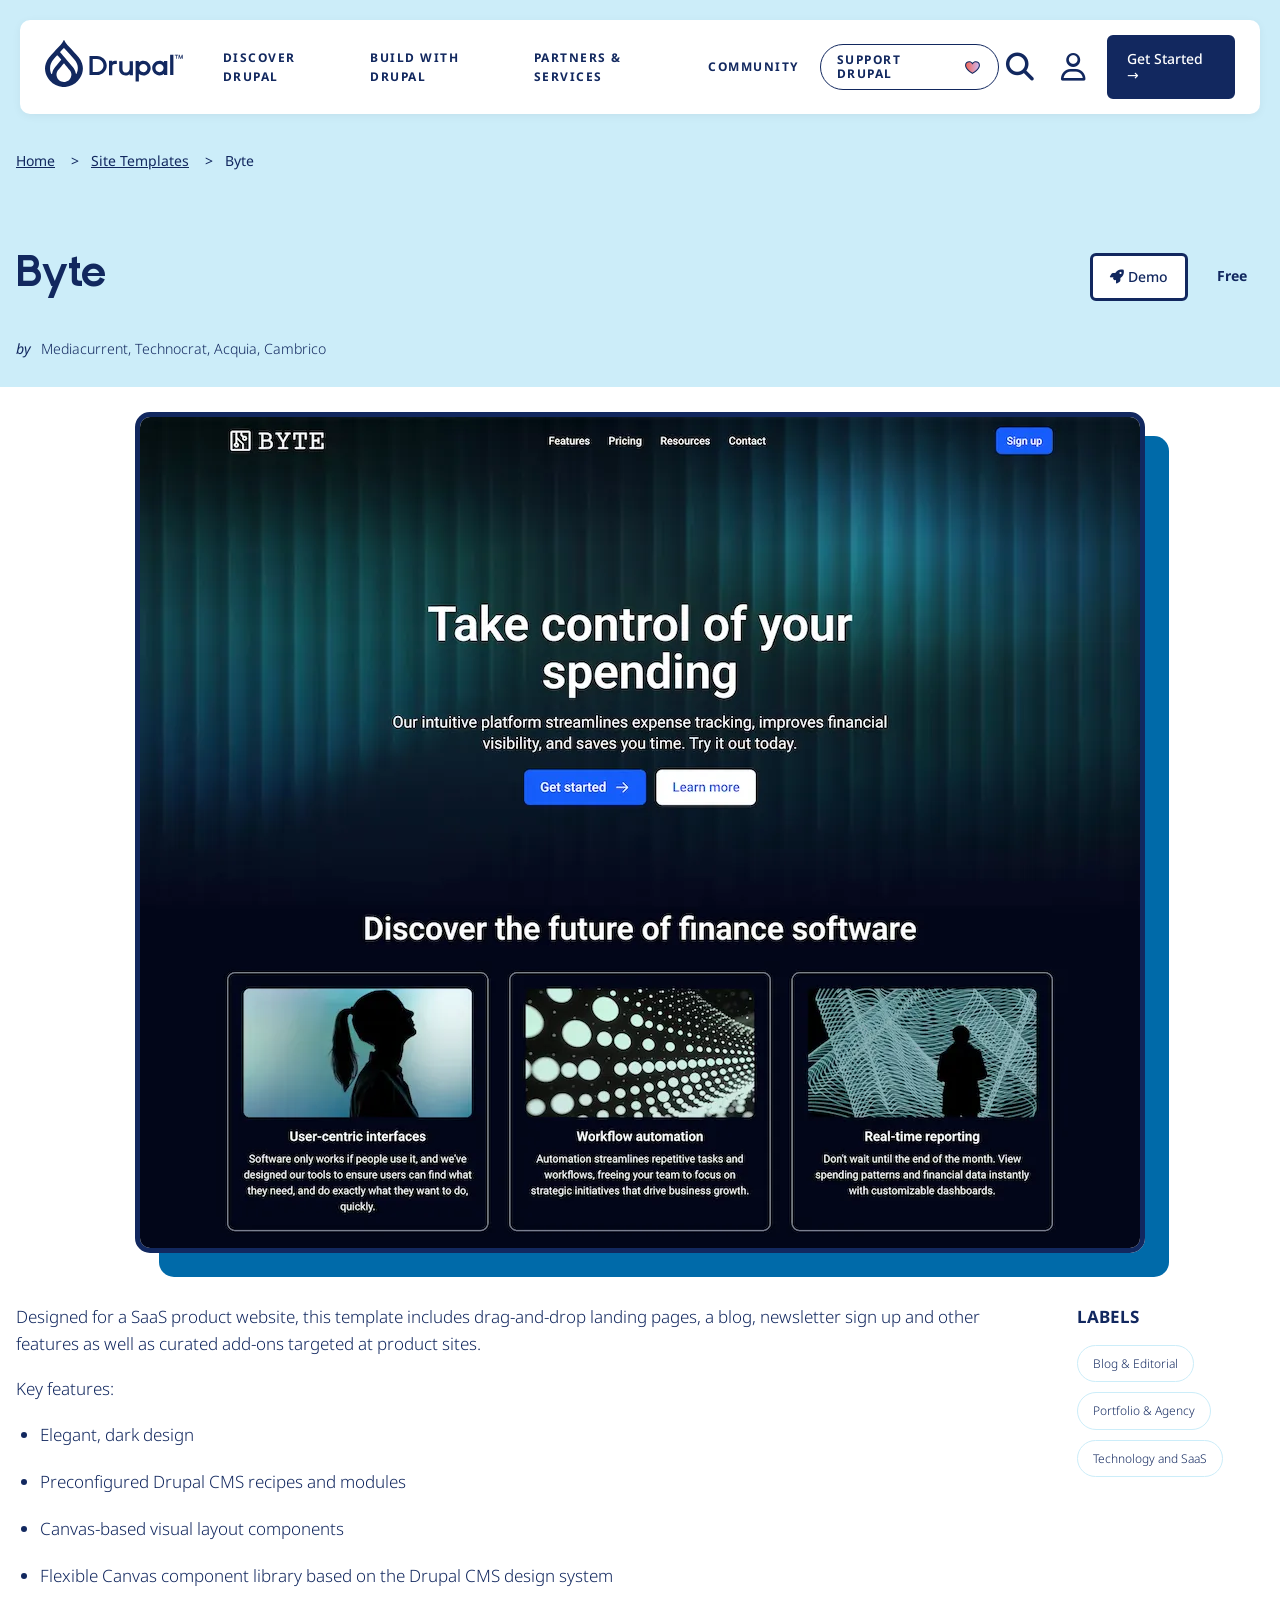
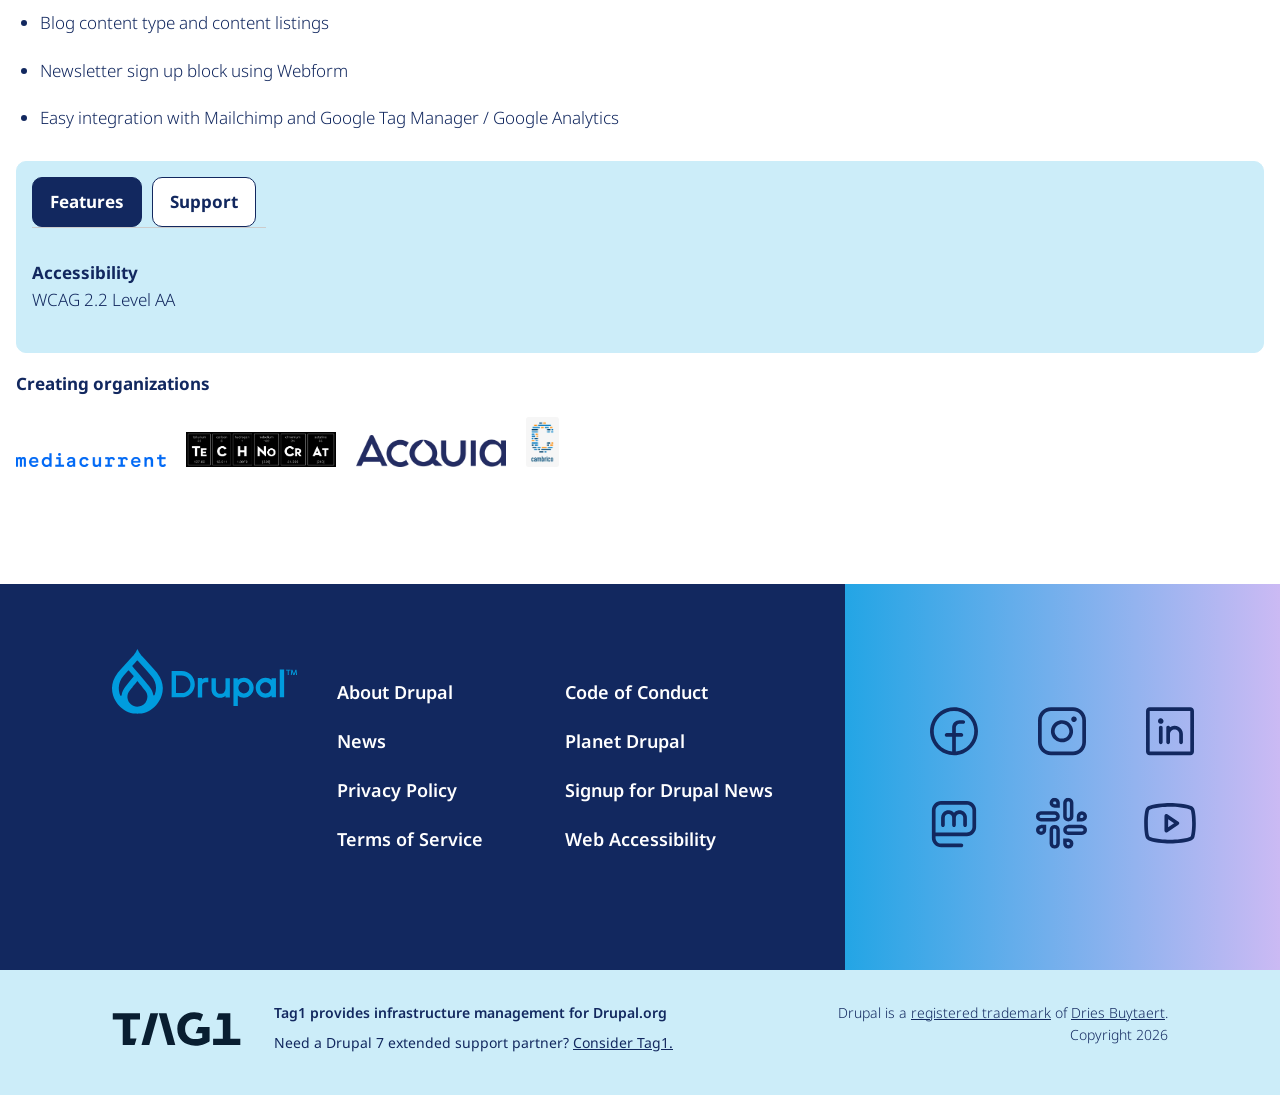
<file: site-template/byte/byte.html>
<!DOCTYPE html>
<html lang="vi">
<head>
    <meta charset="UTF-8">
    <meta name="viewport" content="width=device-width, initial-scale=1.0">
    <title>Drupal Site Templates - Haven</title>
    <!-- Thêm font chữ từ Google Fonts -->
    <link rel="preconnect" href="https://fonts.googleapis.com">
    <link rel="preconnect" href="https://fonts.gstatic.com" crossorigin>
    <link href="https://fonts.googleapis.com/css2?family=Noto+Sans:ital,wght@0,100..900;1,100..900&display=swap" rel="stylesheet">
    <!-- Thêm thư viện icon FontAwesome -->
    <link rel="stylesheet" href="https://cdnjs.cloudflare.com/ajax/libs/font-awesome/6.4.0/css/all.min.css">
    <link rel="stylesheet" href="../../assets/style.css">
</head>
<body class="template-detail">

    <!-- Header -->
    <header>
        <div class="logo-nav">
            <div class="logo">
              <img src="../../logo.svg" alt="logo" width="142" height="51">
            </div>
            <nav class="nav-links">
                <a href="#">Discover Drupal</a>
                <a href="#">Build with Drupal</a>
                <a href="#">Partners & Services</a>
                <a href="#">Community</a>
                <a href="#" class="support-btn">Support Drupal</a>
            </nav>
        </div>
        <div class="header-actions">
            <a href="#"><i class="fa-solid fa-magnifying-glass"></i></a>
            <a href="#"><i class="fa-regular fa-user"></i></a>
            <a href="#" class="btn-get-started">Get Started &rarr;</a>
        </div>
    </header>

    <!-- Hero -->
    <section class="page-header">
        <div class="container">
            <nav class="breadcrumb">
              <span><a href="/">Home</a></span>
              <span><a href="/browse/site-templates">Site Templates</a></span>
              <span>Byte</span>
            </nav>
            <div class="section-page-title">
              <div class="page-title-wrap">
                <h1 id="page-title">Byte</h1>
                <div class="page-authors">
                    <span>by </span>
                    <div class="values">
                        <a href="/mediacurrent">Mediacurrent</a>
                        ,&nbsp; 
                        <a href="/technocrat">Technocrat</a>
                        ,&nbsp; 
                        <a href="/acquia">Acquia</a>
                        ,&nbsp; 
                        <a href="/cambrico">Cambrico</a>
                    </div>
                </div>
              </div>
              <div class="template-actions">
                <a href="https://dev-e14008-d0976a-b2q0m213neiq.apps-drupalforge.click/" class="template-launch"><i class="fa-solid fa-rocket"></i> Demo</a>
                <span class="template-price">Free</span>
              </div>
            </div>
        </div>
    </section>

    <main class="main">
        <div class="container">
            <div class="block-feature">
                <img src="images/byte-home.webp" alt="Byte Blog">
            </div>

            <div class="main-content-wrap">
                <div class="main-content">
                    <p>Designed for a SaaS product website, this template includes drag-and-drop landing pages, a blog, newsletter sign up and other features as well as curated add-ons targeted at product sites.</p>
                    <p>Key features:</p>
                    
                    <ul>
                        <li>Elegant, dark design</li>
                        <li>Preconfigured Drupal CMS recipes and modules</li>
                        <li>Canvas-based visual layout components</li>
                        <li>Flexible Canvas component library based on the Drupal CMS design system</li>
                        <li>Blog content type and content listings</li>
                        <li>Newsletter sign up block using Webform</li>
                        <li>Easy integration with Mailchimp and Google Tag Manager / Google Analytics</li>
                    </ul>
                </div>

                <div class="sidebar-right">
                    <div class="block-tags">
                        <h2 class="block-title">Labels</h2>
                        <div class="block-content">
                            <div class="values">
                                <div class="value">Blog &amp; Editorial</div>
                                <div class="value">Portfolio &amp; Agency</div>
                                <div class="value">Technology and SaaS</div>
                            </div>
                        </div>
                    </div>
                </div>
            </div>

            <div class="template-tabs">
                <div class="horizontal-tabs">
                    <ul class="horizontal-tabs-list">
                        <li class="horizontal-tab-button selected">
                            <a href="#edit-group-features">
                                <strong>Features</strong>
                            </a>
                        </li>
                        <li class="horizontal-tab-button">
                            <a href="#edit-group-support">
                                <strong>Support</strong>
                            </a>
                        </li>
                    </ul>
                    <div class="horizontal-tabs-panes">
                        <div id="edit-group-features" class="horizontal-tabs-pane">
                            <div>
                                <div class="label">Accessibility</div>
                                <div class="values">
                                    <div class="value">WCAG 2.2 Level AA</div>
                                </div>
                            </div>
                        </div>
                        <div id="edit-group-support" class="horizontal-tabs-pane" style="display: none;">
                            <div>
                                <div class="label">Support link</div>
                                <div class="values">
                                    <a href="https://www.drupal.org/project/cms#support">https://www.drupal.org/project/cms#support</a>
                                </div>
                            </div>
                        </div>
                    </div>
                </div>
            </div>

            <div class="block-creating-organizations">
                <div class="label">Creating organizations</div>
                <div class="values logos">
                    <div class="logo-value">
                        <a href="/mediacurrent">
                            <img src="images/LogoMCWordmarkBlue.webp" width="1307" height="340" alt="">
                        </a>
                    </div>
                    <div class="logo-value">
                        <a href="/technocrat">
                            <img src="images/LogoTechnocratBlack2012.webp" width="1307" height="340" alt="">
                        </a>
                    </div>
                    <div class="logo-value">
                        <a href="/acquia">
                            <img src="images/LogoAcquiaLogoNavy.webp" width="1307" height="340" alt="">
                        </a>
                    </div>
                    <div class="logo-value">
                        <a href="/cambrico">
                            <img src="images/LogoCambrico.webp" width="1307" height="340" alt="">
                        </a>
                    </div>
                </div>
            </div>
        </div>
    </main>

    <!-- Footer -->
    <footer>
        <div class="footer-left">
            <div class="footer-logo">
                <img src="../../logo-footer.svg" alt="New Drupal template">
            </div>
            <div class="footer-links">
                <a href="#">About Drupal</a>
                <a href="#">Code of Conduct</a>
                <a href="#">News</a>
                <a href="#">Planet Drupal</a>
                <a href="#">Privacy Policy</a>
                <a href="#">Signup for Drupal News</a>
                <a href="#">Terms of Service</a>
                <a href="#">Web Accessibility</a>
            </div>
        </div>
        <div class="footer-right">
            <div class="social-icons">
                <ul class="footer__social-menu">
                    <li class="footer__social-menu-item">
                        <a href="https://www.facebook.com/DrupalOpenSource/">
                            <img src="../../images/socials/facebook-logo.svg" alt="facebook logo">
                            <span class="visually-hidden">facebook</span>
                        </a>
                    </li>
                    <li class="footer__social-menu-item">
                        <a href="https://www.instagram.com/drupalassociation/">
                            <img src="../../images/socials/instagram-logo.svg" alt="instagram logo">
                            <span class="visually-hidden">instagram</span>
                        </a>
                    </li>
                    <li class="footer__social-menu-item">
                        <a href="https://www.linkedin.com/company/drupal-project/">
                            <img src="../../images/socials/linkedin-logo.svg" alt="linkedin logo">
                            <span class="visually-hidden">linkedin</span>
                        </a>
                    </li>
                    <li class="footer__social-menu-item">
                        <a href="https://mastodon.social/@drupal">
                            <img src="../../images/socials/mastodon-logo.svg" alt="mastodon logo">
                            <span class="visually-hidden">mastodon</span>
                        </a>
                    </li>
                    <li class="footer__social-menu-item">
                        <a href="https://www.drupal.org/slack">
                            <img src="../../images/socials/slack-logo.svg" alt="slack logo">
                            <span class="visually-hidden">slack</span>
                        </a>
                    </li>
                    <li class="footer__social-menu-item">
                        <a href="https://www.youtube.com/@DrupalAssociation">
                            <img src="../../images/socials/youtube-logo.svg" alt="youtube logo">
                            <span class="visually-hidden">youtube</span>
                        </a>
                    </li>
                </ul>
            </div>
        </div>
    </footer>

    <!-- Bottom Bar -->
    <div class="footer__secondary-section">
      <div class="footer__sponsorship">
        <a class="footer__sponsorship-logo" href="https://www.tag1.com/?utm_source=DA&amp;utm_medium=referral&amp;utm_campaign=drupal-org-footer&quot;"><img alt="Tag1 logo" src="../../logo-footer-bottom.svg"></a>
        <a class="footer__sponsorship-management" href="https://www.tag1.com/?utm_source=DA&amp;utm_medium=referral&amp;utm_campaign=drupal-org-footer">Tag1 provides infrastructure management for Drupal.org</a>
        <a class="footer__sponsorship-support" href="https://d7es.tag1.com/plans?utm_source=DA&amp;utm_medium=footer&amp;utm_campaign=EOL&amp;utm_id=d7es&amp;utm_term=plans&amp;utm_content=Dec">Need a Drupal 7 extended support partner? <span>Consider Tag1.</span></a>
      </div>
      <div class="footer__copyright">
        <div class="footer__copyright-trademark">
          <span>Drupal is a</span>
          <a href="https://www.drupal.org/about/trademark">registered trademark</a>
          <span>of</span>
          <a href="https://dri.es/">Dries Buytaert</a>.
        </div>
        <div class="footer__copyright-year">Copyright 2026</div>
      </div>
    </div>
</body>
</html>
</file>
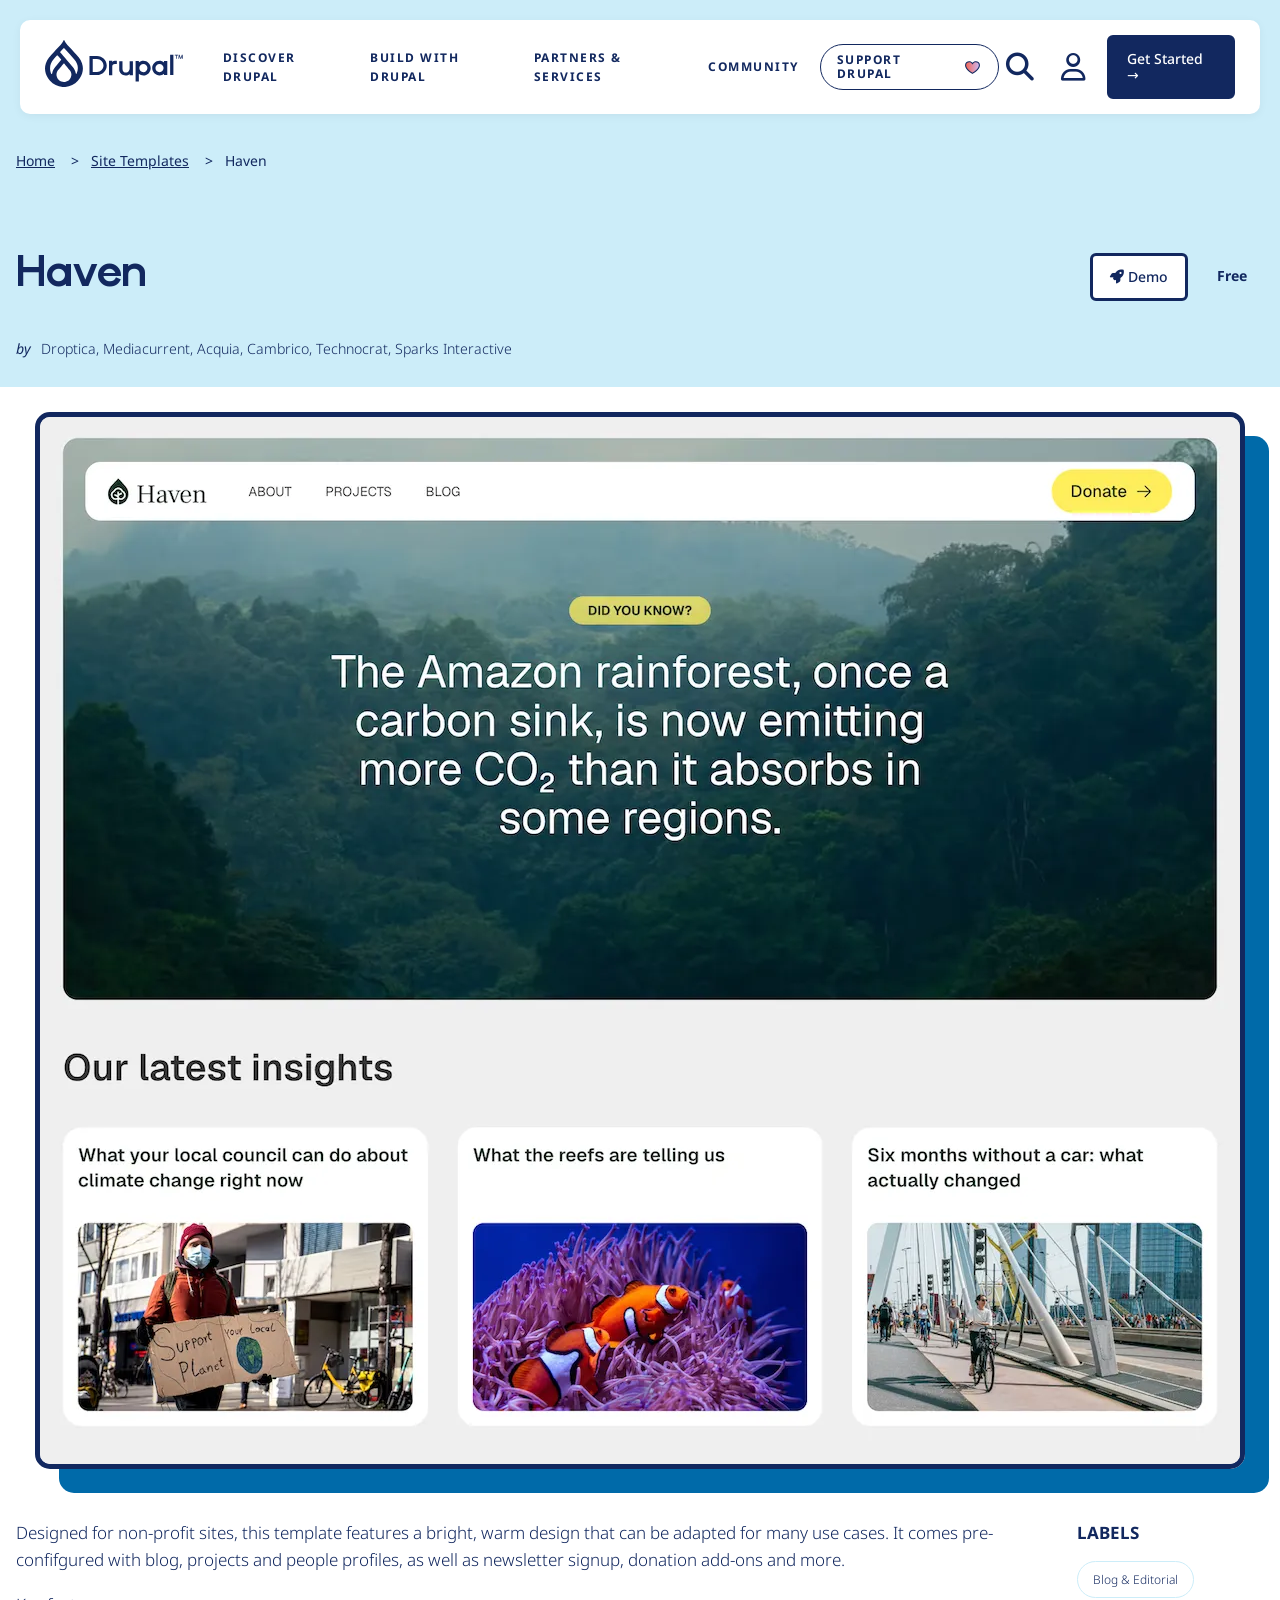
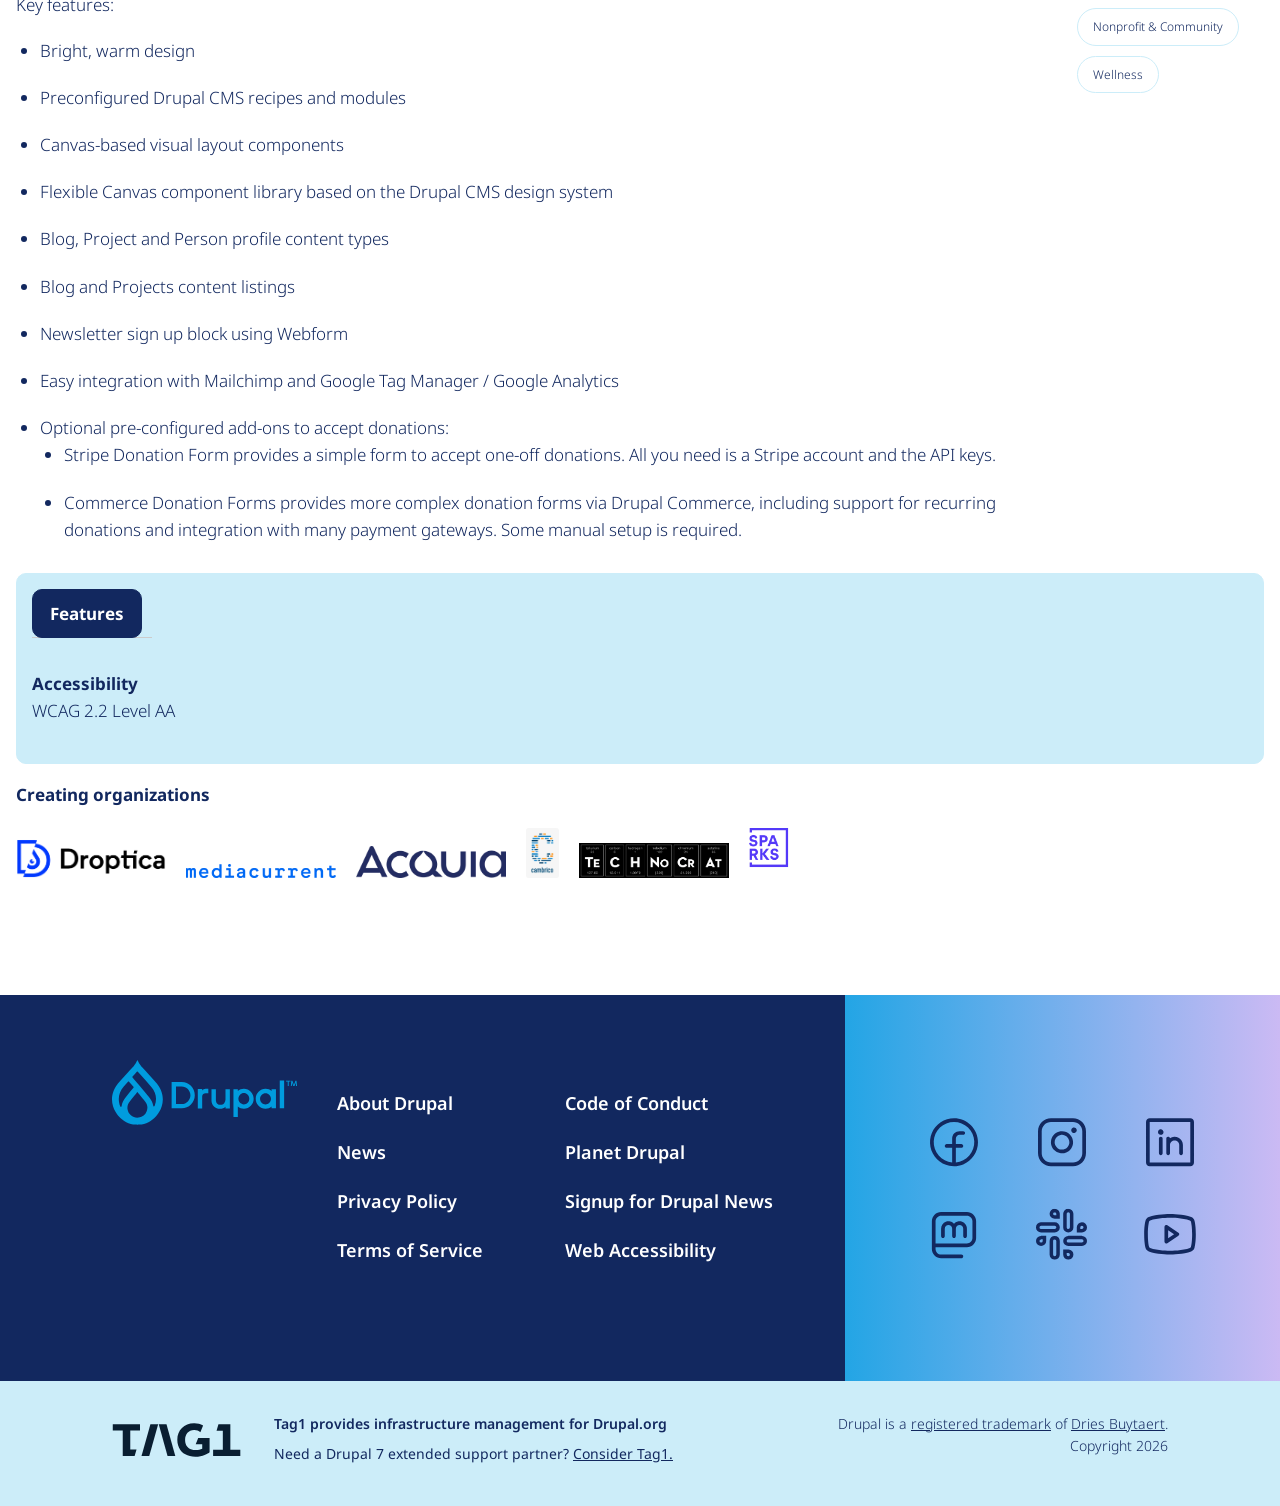
<file: site-template/haven/haven.html>
<!DOCTYPE html>
<html lang="vi">
<head>
    <meta charset="UTF-8">
    <meta name="viewport" content="width=device-width, initial-scale=1.0">
    <title>Drupal Site Templates - Haven</title>
    <!-- Thêm font chữ từ Google Fonts -->
    <link rel="preconnect" href="https://fonts.googleapis.com">
    <link rel="preconnect" href="https://fonts.gstatic.com" crossorigin>
    <link href="https://fonts.googleapis.com/css2?family=Noto+Sans:ital,wght@0,100..900;1,100..900&display=swap" rel="stylesheet">
    <!-- Thêm thư viện icon FontAwesome -->
    <link rel="stylesheet" href="https://cdnjs.cloudflare.com/ajax/libs/font-awesome/6.4.0/css/all.min.css">
    <link rel="stylesheet" href="../../assets/style.css">
</head>
<body class="template-detail">

    <!-- Header -->
    <header>
        <div class="logo-nav">
            <div class="logo">
              <img src="../../logo.svg" alt="logo" width="142" height="51">
            </div>
            <nav class="nav-links">
                <a href="#">Discover Drupal</a>
                <a href="#">Build with Drupal</a>
                <a href="#">Partners & Services</a>
                <a href="#">Community</a>
                <a href="#" class="support-btn">Support Drupal</a>
            </nav>
        </div>
        <div class="header-actions">
            <a href="#"><i class="fa-solid fa-magnifying-glass"></i></a>
            <a href="#"><i class="fa-regular fa-user"></i></a>
            <a href="#" class="btn-get-started">Get Started &rarr;</a>
        </div>
    </header>

    <!-- Hero -->
    <section class="page-header">
        <div class="container">
            <nav class="breadcrumb">
              <span><a href="/">Home</a></span>
              <span><a href="/browse/site-templates">Site Templates</a></span>
              <span>Haven</span>
            </nav>
            <div class="section-page-title">
              <div class="page-title-wrap">
                <h1 id="page-title">Haven</h1>
                <div class="page-authors">
                  <span>by </span>
                  <div class="values">
                    <a href="/droptica">Droptica</a>
                    ,&nbsp;
                    <a href="/mediacurrent">Mediacurrent</a>
                    ,&nbsp;
                    <a href="/acquia">Acquia</a>
                    ,&nbsp;
                    <a href="/cambrico">Cambrico</a>
                    ,&nbsp;
                    <a href="/technocrat">Technocrat</a>
                    ,&nbsp;
                    <a href="/sparks-interactive">Sparks Interactive</a>
                  </div>
                </div>
              </div>
              <div class="template-actions">
                <a href="https://dev-e14008-d08f4f-bol23t5d8e5q.apps-drupalforge.click/" class="template-launch"><i class="fa-solid fa-rocket"></i> Demo</a>
                <span class="template-price">Free</span>
              </div>
            </div>
        </div>
    </section>

    <main class="main">
        <div class="container">
            <div class="block-feature">
                <img src="images/haven-blog.webp" alt="Haven Blog">
            </div>

            <div class="main-content-wrap">
                <div class="main-content">
                    <p>Designed for non-profit sites, this template features a bright, warm design that can be adapted for many use cases. It comes pre-confifgured with blog, projects and people profiles, as well as newsletter signup, donation add-ons and more.</p>
                    <p>Key features:</p>
                    
                    <ul>
                        <li>Bright, warm design</li>
                        <li>Preconfigured Drupal CMS recipes and modules</li>
                        <li>Canvas-based visual layout components</li>
                        <li>Flexible Canvas component library based on the Drupal CMS design system</li>
                        <li>Blog, Project and Person profile content types&nbsp;</li>
                        <li>Blog and Projects content listings</li>
                        <li>Newsletter sign up block using Webform</li>
                        <li>Easy integration with Mailchimp and Google Tag Manager / Google Analytics</li>
                    </ul>
                    
                    
                    <ul>
                        <li>Optional pre-configured add-ons to accept donations:
                        <ul>
                        <li>Stripe Donation Form provides a simple form to accept one-off donations. All you need is a Stripe account and the API keys.</li>
                        <li>Commerce Donation Forms provides more complex donation forms via Drupal Commerce, including support for recurring donations and integration with many payment gateways. Some manual setup is required.</li>
                        </ul>
                        </li>
                    </ul>
                </div>

                <div class="sidebar-right">
                    <div class="block-tags">
                        <h2 class="block-title">Labels</h2>
                        <div class="block-content">
                            <div class="values">
                                <div class="value">Blog &amp; Editorial</div>
                                <div class="value">Nonprofit &amp; Community</div>
                                <div class="value">Wellness</div>
                            </div>
                        </div>
                    </div>
                </div>
            </div>

            <div class="template-tabs">
                <div class="horizontal-tabs">
                    <ul class="horizontal-tabs-list">
                        <li class="horizontal-tab-button selected">
                            <a href="#edit-group-features">
                                <strong>Features</strong>
                            </a>
                        </li>
                    </ul>
                    <div class="horizontal-tabs-panes">
                        <div id="edit-group-features" class="horizontal-tabs-pane">
                            <div>
                                <div class="label">Accessibility</div>
                                <div class="values">
                                    <div class="value">WCAG 2.2 Level AA</div>
                                </div>
                            </div>
                        </div>
                    </div>
                </div>
            </div>

            <div class="block-creating-organizations">
                <div class="label">Creating organizations</div>
                <div class="values logos">
                    <div class="logo-value">
                        <a href="/droptica">
                            <img src="images/LogoDrupalORG.webp" width="1307" height="340" alt="">
                        </a>
                    </div>
                    <div class="logo-value">
                        <a href="/mediacurrent">
                            <img src="images/LogoMCWordmarkBlue.webp" width="1307" height="340" alt="">
                        </a>
                    </div>
                    <div class="logo-value">
                        <a href="/acquia">
                            <img src="images/LogoAcquiaLogoNavy.webp" width="1307" height="340" alt="">
                        </a>
                    </div>
                    <div class="logo-value">
                        <a href="/cambrico">
                            <img src="images/LogoCambrico.webp" width="1307" height="340" alt="">
                        </a>
                    </div>
                    <div class="logo-value">
                        <a href="/technocrat">
                            <img src="images/LogoTechnocratBlack2012.webp" width="1307" height="340" alt="">
                        </a>
                    </div>
                    <div class="logo-value">
                        <a href="/sparks-interactive">
                            <img src="images/LogoSparks.webp" width="1307" height="340" alt="">
                        </a>
                    </div>
                </div>
            </div>
        </div>
    </main>

    <!-- Footer -->
    <footer>
        <div class="footer-left">
            <div class="footer-logo">
                <img src="../../logo-footer.svg" alt="New Drupal template">
            </div>
            <div class="footer-links">
                <a href="#">About Drupal</a>
                <a href="#">Code of Conduct</a>
                <a href="#">News</a>
                <a href="#">Planet Drupal</a>
                <a href="#">Privacy Policy</a>
                <a href="#">Signup for Drupal News</a>
                <a href="#">Terms of Service</a>
                <a href="#">Web Accessibility</a>
            </div>
        </div>
        <div class="footer-right">
            <div class="social-icons">
                <ul class="footer__social-menu">
                    <li class="footer__social-menu-item">
                        <a href="https://www.facebook.com/DrupalOpenSource/">
                            <img src="../../images/socials/facebook-logo.svg" alt="facebook logo">
                            <span class="visually-hidden">facebook</span>
                        </a>
                    </li>
                    <li class="footer__social-menu-item">
                        <a href="https://www.instagram.com/drupalassociation/">
                            <img src="../../images/socials/instagram-logo.svg" alt="instagram logo">
                            <span class="visually-hidden">instagram</span>
                        </a>
                    </li>
                    <li class="footer__social-menu-item">
                        <a href="https://www.linkedin.com/company/drupal-project/">
                            <img src="../../images/socials/linkedin-logo.svg" alt="linkedin logo">
                            <span class="visually-hidden">linkedin</span>
                        </a>
                    </li>
                    <li class="footer__social-menu-item">
                        <a href="https://mastodon.social/@drupal">
                            <img src="../../images/socials/mastodon-logo.svg" alt="mastodon logo">
                            <span class="visually-hidden">mastodon</span>
                        </a>
                    </li>
                    <li class="footer__social-menu-item">
                        <a href="https://www.drupal.org/slack">
                            <img src="../../images/socials/slack-logo.svg" alt="slack logo">
                            <span class="visually-hidden">slack</span>
                        </a>
                    </li>
                    <li class="footer__social-menu-item">
                        <a href="https://www.youtube.com/@DrupalAssociation">
                            <img src="../../images/socials/youtube-logo.svg" alt="youtube logo">
                            <span class="visually-hidden">youtube</span>
                        </a>
                    </li>
                </ul>
            </div>
        </div>
    </footer>

    <!-- Bottom Bar -->
    <div class="footer__secondary-section">
      <div class="footer__sponsorship">
        <a class="footer__sponsorship-logo" href="https://www.tag1.com/?utm_source=DA&amp;utm_medium=referral&amp;utm_campaign=drupal-org-footer&quot;"><img alt="Tag1 logo" src="../../logo-footer-bottom.svg"></a>
        <a class="footer__sponsorship-management" href="https://www.tag1.com/?utm_source=DA&amp;utm_medium=referral&amp;utm_campaign=drupal-org-footer">Tag1 provides infrastructure management for Drupal.org</a>
        <a class="footer__sponsorship-support" href="https://d7es.tag1.com/plans?utm_source=DA&amp;utm_medium=footer&amp;utm_campaign=EOL&amp;utm_id=d7es&amp;utm_term=plans&amp;utm_content=Dec">Need a Drupal 7 extended support partner? <span>Consider Tag1.</span></a>
      </div>
      <div class="footer__copyright">
        <div class="footer__copyright-trademark">
          <span>Drupal is a</span>
          <a href="https://www.drupal.org/about/trademark">registered trademark</a>
          <span>of</span>
          <a href="https://dri.es/">Dries Buytaert</a>.
        </div>
        <div class="footer__copyright-year">Copyright 2026</div>
      </div>
    </div>
</body>
</html>
</file>
<file: assets/style.css>
@font-face {
    font-family: 'ZtgathaBold';
    src: url('../fonts/ZtgathaBold.eot');
    src: url('../fonts/ZtgathaBold.eot') format('embedded-opentype'),
         url('../fonts/ZtgathaBold.woff2') format('woff2'),
         url('../fonts/ZtgathaBold.woff') format('woff'),
         url('../fonts/ZtgathaBold.ttf') format('truetype'),
         url('../fonts/ZtgathaBold.svg#ZtgathaBold') format('svg');
}

@font-face {
    font-family: 'ZTGathaSemiBold';
    src: url('../fonts/ZTGathaSemiBold.eot');
    src: url('../fonts/ZTGathaSemiBold.eot') format('embedded-opentype'),
         url('../fonts/ZTGathaSemiBold.woff2') format('woff2'),
         url('../fonts/ZTGathaSemiBold.woff') format('woff'),
         url('../fonts/ZTGathaSemiBold.ttf') format('truetype'),
         url('../fonts/ZTGathaSemiBold.svg#ZTGathaSemiBold') format('svg');
}

/* CSS Reset & Variables */
:root {
  --drupal-blue: #009cde;
  --drupal-dark-blue: #006aa9;
  --drupal-navy: #12285f;
  --drupal-dark-navy: #091942;
  --drupal-light-blue: #ccedf9;
  --drupal-black: #000;
  --drupal-white: #fff;
  --drupal-purple: #ccbaf4;
  --drupal-yellow: #ffc423;
  --drupal-red: #f46351;
  --drupal-dark-red: #c63c00;
  --drupal-green: #397618;
  --drupal-gray-darkest: #1f2420;
  --drupal-gray-darker: #323946;
  --drupal-gray-dark: #4f5661;
  --drupal-gray-default: #6d7583;
  --drupal-gray-mild: #a2acbe;
  --drupal-gray-milder: #cfd4dd;
  --drupal-gray-mildest: #f8f9fc;
  --drupal-gray-pale: #e7ebf3;
  --drupal-gray-disabled: #e7ebf3;
  --drupal-soft-white: #f0f3fa;
  --color-absolutezero: #003ecc;
  --color-maximumred: #dc2323;
  --color-maximumred-hover: #c61f1f;
  --color-maximumred-active: #b01c1c;
  --color-focus: var(--drupal-purple);
  --color-white: var(--drupal-white);
  --color-credited-bg: #e1f6d5;
  --color-not-credited-bg: var(--drupal-gray-mildest);
  --certified-diamond: #4EC8FC;
  --certified-top-tier: #CCBAF4;
  --certified-platinum: #4EC8FC;
  --certified-gold: #FFEF5C;
  --certified-silver: #D1D1D1;
  --certified-bronze: #F2CF8B;
}

:root {
  --text-main: var(--drupal-navy);
}

:root {
  --blue-striped-gradient: repeating-linear-gradient(45deg,rgba(0,156,222,0.5),rgba(0,156,222,0.5) 12px,rgba(204,237,249,1) 12px,rgba(204,237,249,1) 58px);
  --purple-gradient: linear-gradient(270deg,var(--drupal-purple) -0.5%,#22a5e5 100.62%);
  --red-yellow-gradient: linear-gradient(270deg,var(--drupal-red) -0.5%,var(--drupal-yellow) 100.62%);
  --red-purple-gradient: linear-gradient(270deg,var(--drupal-purple),var(--drupal-red));
  --blue-purple-gradient: linear-gradient(270deg,var(--drupal-purple),var(--drupal-blue));
  --blue-yellow-gradient: linear-gradient(270deg,var(--drupal-yellow),var(--drupal-light-blue));
  --blue-nay-drupal-blue-gradient-horizontal: linear-gradient(90deg,var(--drupal-navy),var(--drupal-blue));
  --blue-nay-drupal-blue-gradient-vertical: linear-gradient(180deg,var(--drupal-navy),var(--drupal-blue));
}

:root {
  --larger-header: "ZtgathaBold","Noto Sans",system-ui,sans-serif;
  --smaller-header: "Noto Sans",system-ui,sans-serif;
  --sans: "Noto Sans",system-ui,sans-serif;
  --body: var(--sans);
  --code: sourcecodepro,monospace;
}

* {
  margin: 0;
  padding: 0;
  box-sizing: border-box;
}

body {
  font-family: var(--body);
  color: var(--text-main);
  background-color: var(--drupal-white);
  line-height: 1.6;
  font-size: 17px;
  font-weight: 300;
  font-style: normal;
}

.container {
  max-width: 1503px;
  margin: 0 auto;
  padding-left: 16px;
  padding-right: 16px;
}

a {
  text-decoration: none;
  color: inherit;
}

p {
  margin-bottom: 18px;
}

ul, ol {
  margin-block: 0;
  margin-inline: 1.5rem 0;
  padding-inline-start: 0;
  list-style-type: disc;
  list-style-image: none;
}

li {
  margin-block: 0 20px;
}

img {
  max-width: 100%;
  height: auto;
}

strong {
  font-weight: 700;
}

/* --- HEADER --- */
header {
  box-shadow: 0 2px 10px 0 rgba(0,0,0,0.05);
  background-color: #fff;
  padding: 15px 25px;
  display: flex;
  justify-content: space-between;
  align-items: center;
  border-bottom: 1px solid var(--border-color);
  position: absolute;
  width: calc(100% - 40px);
  left: 20px;
  right: 20px;
  top: 20px;
  border-radius: 10px;
  z-index: 99;
}

.logo-nav {
  display: flex;
  align-items: center;
  gap: 28px;
}

.logo {
  width: 142px;
  margin-right: 12px;
}

.nav-links {
  display: flex;
  gap: 20px;
  font-size: 14px;
  font-weight: 600;
  text-transform: uppercase;
  align-items: center;
}

.nav-links a {
  font-size: 12px;
  color: var(--drupal-navy);
  font-weight: 700;
  padding: 8px 0;
  letter-spacing: 1.5px;
  display: block;
}

.nav-links a:hover {
  color: var(--drupal-blue);
}

.nav-links .support-btn {
  border: 1px solid var(--drupal-navy);
  padding: 8px 16px;
  border-radius: 500px;
  display: flex;
  align-items: center;
  line-height: 14px;
}

.nav-links .support-btn::after {
  display: block;
  width: 18px;
  height: 18px;
  margin-left: 8px;
  content: "";
  background-image: url(../images/heart-duotone.svg);
  background-repeat: no-repeat;
  background-size: contain;
}

.header-actions {
  display: flex;
  align-items: center;
  gap: 12px;
}

.header-actions a:not(.btn-get-started) {
  width: 44px;
  height: 44px;
  display: flex;
  align-items: center;
  justify-content: center;
}

.header-actions a:not(.btn-get-started) i {
  font-size: 28px;
}

.btn-get-started {
  background-color: var(--drupal-navy);
  color: var(--drupal-white);
  border: 3px solid var(--drupal-navy);
  padding: 13px 17px;
  border-radius: 6px;
  font-weight: 500;
  line-height: 16px;
  font-size: 14px;
}

.btn-get-started:hover {
  background-color: transparent;
  color: var(--drupal-navy);
}

/* --- HERO SECTION --- */
.hero {
  background: var(--blue-nay-drupal-blue-gradient-horizontal);
  color: #fff;
  padding: 230px 5% 140px 5%;
  text-align: left;
  position: relative;
}

.hero::after {
  position: absolute;
  top: 0;
  left: 0;
  width: 100%;
  height: 100%;
  content: "";
  background-image: url(../images/background-pattern--gingham.svg);
}

.hero .container {
  position: relative;
  z-index: 1;
}

.hero h1 {
  font-size: 44px;
  margin-bottom: 20px;
  font-family: var(--larger-header);
  font-weight: 400;
  line-height: 1;
}

.hero p {
  font-size: 28px;
  line-height: 1.6;
  font-weight: 300;
  margin-bottom: 40px;
}

.hero-action {
  display: flex;
  align-items: flex-start;
}

.hero-action .btn-white {
  color: var(--drupal-navy);
  border: solid 3px var(--drupal-navy);
  background-color: var(--drupal-white);
  width: fit-content;
  padding: 13px 17px;
  border-radius: 6px;
  font-size: 14px;
  font-weight: 500;
  font-style: normal;
  line-height: 1rem;
}

.hero-action .btn-white:hover {
  color: var(--drupal-white);
  background-color: var(--drupal-navy);
}

/* --- MAIN SECTION --- */
.main {
  background-color: var(--drupal-gray-pale);
  padding-top: 90px;
  padding-bottom: 90px;
}

/* --- FILTER SECTION --- */
.filters {
  margin: 2rem 0px;
  padding: 1rem 1rem 2rem 1rem;
  border: 1px solid var(--drupal-navy);
  border-radius: 10px;
  background: var(--drupal-gray-mildest);
  display: flex;
  gap: 20px;
  align-items: flex-end;
}

.form-group {
  display: flex;
  flex-direction: column;
  gap: 5px;
  flex: 1;
  max-width: 295.5px;
}

.form-group:has(select) {
  max-width: 198.5px;
}

.form-group label {
  display: table;
  margin: 4px 0;
  font-size: 14px;
  font-weight: 700;
  line-height: 18px;
  font-family: var(--larger-header);
}

.form-group input,
.form-group select {
  padding: 11px 15px;
  border: 1px solid var(--drupal-gray-mild);
  border-radius: 6px;
  font-family: inherit;
  font-family: var(--body);
  font-size: 16px;
  font-weight: 400;
  min-height: 48px;
  line-height: 24px;
}

.btn-apply {
  display: inline-block;
  width: fit-content;
  padding: 13px 17px;
  cursor: pointer;
  color: var(--drupal-navy);
  border: 3px solid var(--drupal-light-blue);
  border-radius: 6px;
  background-color: var(--drupal-light-blue);
  font-family: var(--body);
  font-size: 14px;
  font-weight: 500;
  font-style: normal;
  line-height: 1rem;
}

.btn-apply:hover {
  text-decoration: none;
  color: var(--drupal-white);
  border-color: var(--drupal-navy);
  background-color: var(--drupal-navy);
}

/* --- TEMPLATES GRID --- */
.templates-container {
  display: grid;
  grid-template-columns: repeat(auto-fill, minmax(464px, 1fr));
  gap: 32px;
}

.card {
  overflow: hidden;
  transition: transform 0.2s, box-shadow 0.2s;
  position: relative;
  display: flex;
  flex-direction: column;
  height: 100%;
  border-radius: 10px;
  background-color: var(--drupal-white);
}

.card:hover {
  transform: translateY(-5px);
  box-shadow: 0 10px 15px rgba(0,0,0,0.1);
}

.card img {
  width: 100%;
  height: 325px;
  object-fit: cover;
}

.card-body {
  padding: 16px;
  display: flex;
  flex-direction: column;
  flex-grow: 1;
}

.card-title {
  font-size: 18px;
  font-weight: 700;
  margin-bottom: 8px;
  line-height: 1.1;
  font-family: var(--larger-header);
}

.card-desc {
  font-size: 17px;
  margin-bottom: 18px;
}

.tags {
  display: flex;
  flex-wrap: wrap;
  gap: 10px;
}

.tag {
  padding: 8px 15px;
  border: 1px solid var(--drupal-light-blue);
  border-radius: 25px;
  font-size: 12px;
  display: inline-block;
}

.card-footer {
  margin-top: 15px;
  padding-top: 8px;
  border-top: 1px solid var(--drupal-gray-milder);
}

/* --- CTA BANNER --- */
.cta-banner-wrap {
  background-color: var(--drupal-light-blue);
  padding: 20px 0;
}

.cta-banner {
  display: flex;
  justify-content: space-between;
  align-items: center;
}

.cta-banner span {
  font-size: 14px;
  line-height: 160%;
}

.cta-banner a {
  text-decoration: none;
  color: var(--drupal-navy);
  padding: 4px 0px;
  border-bottom: 2px solid var(--drupal-navy);
  background-color: transparent;
  font-family: var(--sans);
  font-size: 16px;
  font-weight: 600;
  font-style: normal;
  line-height: 150%;
}

/* --- FOOTER --- */
footer {
  display: flex;
}

.footer-left {
  display: flex;
  margin: 0px;
  padding: 64px 16px 96px 112px;
  background-color: var(--drupal-navy);
  gap: 40px;
  flex-direction: row;
  width: 66%;
}

.footer-links {
  padding-top: 30px;
  padding-bottom: 20px;
  display: grid;
  grid-template-columns: 1fr 1fr;
  gap: 20px;
}

.footer-links a {
  display: block;
  text-decoration: none;
  color: var(--drupal-white);
  font-family: var(--sans);
  font-size: 18px;
  font-weight: 600;
  font-style: normal;
  line-height: 160%;
}

.footer-links a:hover {
  text-decoration: underline;
}

.footer-right {
  display: flex;
  align-items: center;
  justify-content: center;
  padding-top: 32px;
  padding-bottom: 32px;
  background: var(--purple-gradient);
  width: 34%;
}

.footer__social-menu {
  display: grid;
  grid-template-columns: 1fr 1fr 1fr;
  gap: 32px 48px;
  width: fit-content;
  margin: auto;
  padding: 0px 1rem;
  list-style: none;
}

.footer__social-menu-item {
  margin-block: 0;
}

.footer__social-menu a {
  display: block;
  width: 60px;
  height: 60px;
  text-decoration: none;
}

.visually-hidden {
  position: absolute !important;
  overflow: hidden;
  clip: rect(1px, 1px, 1px, 1px);
  width: 1px;
  height: 1px;
  word-wrap: normal;
}

/* --- BOTTOM BAR --- */
.footer__secondary-section {
  display: flex;
  padding: 2rem 112px;
  color: var(--drupal-navy);
  background-color: var(--drupal-light-blue);
  flex-direction: row;
}

.footer__sponsorship {
  display: grid;
  grid-template-columns: max-content 1fr;
  column-gap: 32px;
  align-self: center;
  width: 66%;
}

.footer__sponsorship-logo {
  width: fit-content;
  grid-column: 1;
  grid-row: 1 / span 2;
}

.footer__sponsorship-management,
.footer__sponsorship-support,
.footer__copyright {
  font-size: 14px;
  font-style: normal;
  line-height: 160%;
}

.footer__sponsorship-management:hover,
.footer__sponsorship-support:hover {
  text-decoration: underline;
}

.footer__sponsorship-management {
  grid-column: 2;
  grid-row: 1;
  font-weight: 600;
  text-decoration: none;
}

.footer__sponsorship-support {
  grid-column: 2;
  grid-row: 2;
  font-weight: 400;
  text-decoration: none;
}

.footer__sponsorship-support span {
  text-decoration: underline;
}

.footer__copyright {
  width: 34%;
  padding-top: 0;
  text-align: right;
}

.footer__copyright  a {
  text-decoration: underline;
}

/* Responsive cơ bản */
@media (max-width: 1024px) {
  .nav-links { display: none; } /* Giấu menu trên mobile, cần làm menu hamburger thực tế */
  .filters { flex-direction: column; transform: none; margin: 20px 5%; }
  .btn-apply { width: 100%; }
  footer { flex-direction: column; }
  .footer-left, .footer-right { width: 100%; }
  .cta-banner { flex-direction: column; gap: 10px; text-align: center; }
}

/* =========================================================
 *
 * DETAIL TEMPLATE
 *
 ========================================================= */

.template-detail .main {
  background-color: var(--drupal-white);
  padding-top: 0;
}

.page-header {
  background-color: var(--drupal-light-blue);
  padding: 106px 0 16px 0;
}

.breadcrumb {
  margin-top: 2.75rem;
  margin-bottom: 80px;
  padding-bottom: 0;
  font-size: 14px;
  font-weight: 400;
}

.breadcrumb a {
  cursor: pointer;
  text-decoration: underline;
  color: var(--drupal-navy);
}

.breadcrumb span:not(:first-child)::before {
  margin: 0 12px;
  content: ">";
}

.section-page-title {
  display: flex;
  justify-content: space-between;
  align-items: flex-start;
}

#page-title {
  color: var(--drupal-navy);
  font-family: var(--larger-header);
  font-size: 2.75rem;
  font-weight: normal;
  line-height: 1;
  margin-bottom: 42px;
}

.page-authors {
  display: flex;
  flex-wrap: wrap;
  font-size: smaller;
}

.page-authors > span {
  margin-right: 10px;
  font-style: italic;
  font-weight: 400;
}

.page-authors .values {
  display: flex;
  flex-wrap: wrap;
}

.page-authors .values a {
  display: inline-block;
  margin-bottom: 10px;
  text-decoration: none;
}

.template-actions {
  display: flex;
  align-items: center;
  justify-content: flex-end;
  gap: 12px;
}

.template-actions a {
  border: solid 3px var(--drupal-navy);
  background-color: var(--drupal-white);
  width: fit-content;
  padding: 13px 17px;
  cursor: pointer;
  color: var(--drupal-navy);
  border-radius: 6px;
  font-family: var(--sans);
  font-size: 14px;
  font-weight: 500;
  font-style: normal;
  line-height: 1rem;
  margin-inline: 0 var(--space-s);
}

.template-actions a:hover {
  text-decoration: none;
  color: var(--drupal-white);
  border-color: var(--drupal-navy);
  background-color: var(--drupal-navy);
}

.template-price {
  font-size: 14px;
  font-weight: 700;
  padding: 13px 17px;
}

/* Template main content */
.block-feature {
  margin: 25px 0 50px 0;
}

.block-feature img {
  display: block;
  margin: 0 auto;
  border: 5px solid var(--drupal-navy);
  border-radius: 15px;
  box-shadow: 1.5rem 1.5rem var(--drupal-dark-blue);
}

.main-content-wrap {
  display: flex;
  justify-content: space-between;
  align-items: flex-start;
}

.main-content {
  max-width: 80%;
}

/* Sidebar Right */
.sidebar-right {
  width: 15%;
}

.sidebar-right .block-title {
  font-family: var(--body);
  font-weight: 700;
  text-transform: uppercase;
  margin-bottom: 15px;
  font-size: 17px;
  color: var(--drupal-navy);
}

.block-tags .values {
  display: flex;
  flex-wrap: wrap;
}

.block-tags .value {
  padding: 8px 15px;
  border: 1px solid var(--drupal-light-blue);
  border-radius: 25px;
  margin-right: 10px;
  margin-bottom: 10px;
  font-size: 12px;
  display: inline-block;
}

/* Template tab */
.template-tabs {
  margin-top: 10px;
}

.template-tabs .horizontal-tabs {
  border: 1px solid var(--drupal-light-blue);
  background: var(--drupal-light-blue);
  margin-top: 20px;
  border-radius: 10px;
  padding: 15px;
  margin: 0 0 1em 0;
  position: relative;
}

.horizontal-tabs .horizontal-tabs-list {
  background: transparent;
  border: none;
  width: auto;
  display: inline-block;
  margin: 0;
  padding: 0;
  list-style: none;
  border-bottom: 1px solid #ccc;
  height: auto;
  clear: both;
}

.horizontal-tabs .horizontal-tab-button {
  margin: 0 10px 0 0;
  background: var(--drupal-white);
  box-shadow: none;
  border-radius: 10px;
  border: 1px solid var(--drupal-navy);
  padding-top: 0;
  min-width: 5em;
  float: left;
}

.horizontal-tabs .horizontal-tab-button a {
  display: block;
  text-decoration: none;
  padding: 0.6em 1em;
  position: relative;
  top: 0;
  border-radius: 10px;
}

.horizontal-tabs .horizontal-tab-button a:hover {
  background: var(--drupal-navy);
  color: var(--drupal-white);
}

.horizontal-tabs .horizontal-tab-button.selected {
  background: var(--drupal-navy);
  margin-bottom: -1px;
}

.horizontal-tabs .horizontal-tab-button.selected a {
  color: var(--drupal-white);
}

.horizontal-tabs-panes {
  margin: 24px 0;
}

.horizontal-tabs-panes .label {
  font-weight: bold;
}

/* block creating organizations */
.block-creating-organizations {
  margin-bottom: 20px;
}

.block-creating-organizations .label {
  font-weight: bold;
}

.block-creating-organizations .logos {
  display: flex;
  flex-wrap: wrap;
  gap: 20px;
  align-items: flex-end;
  padding-top: 20px;
  text-align: center;
}

.block-creating-organizations .logos img {
  max-width: 150px;
  height: auto;
  max-height: 50px;
  width: auto;
}
</file>
